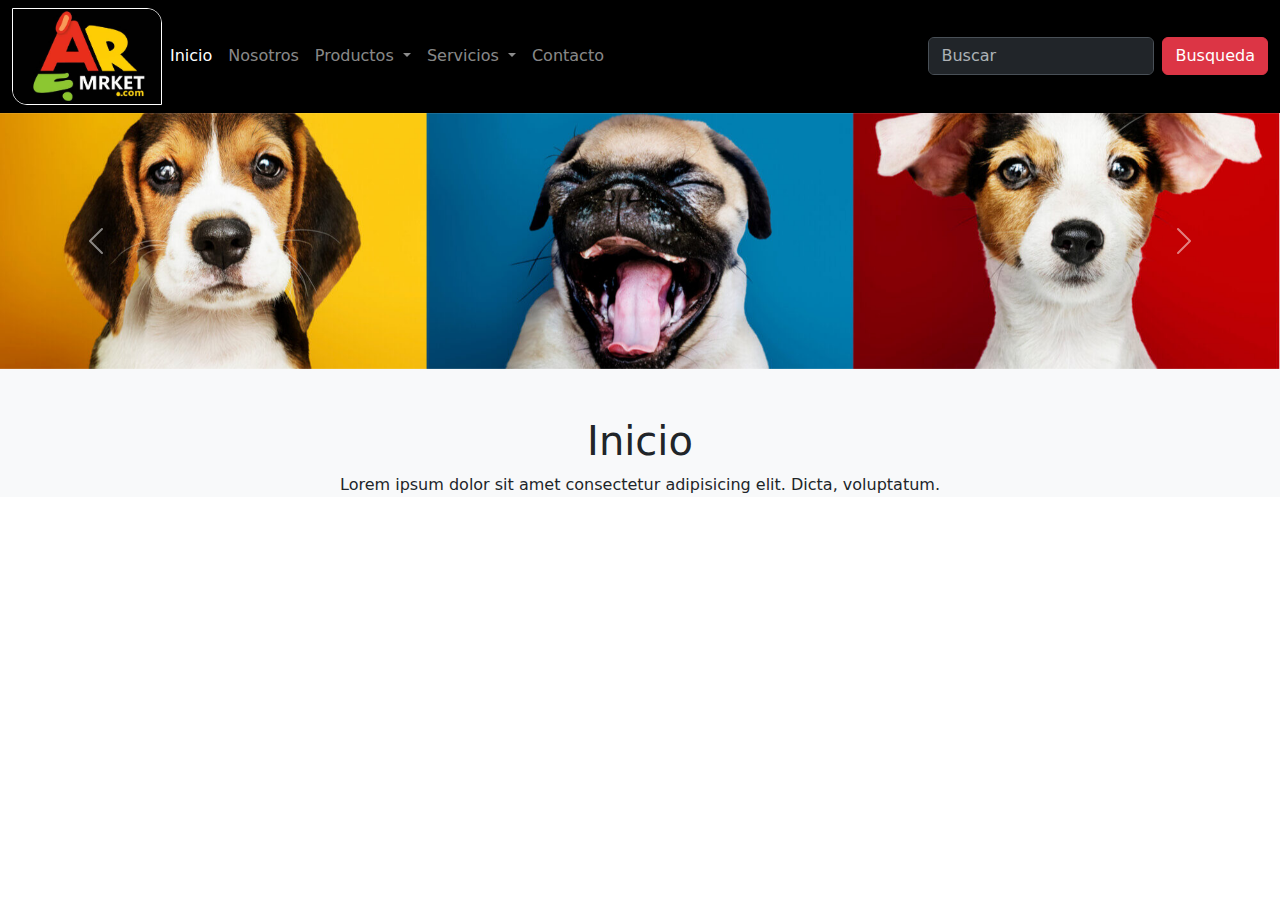
<file: index.html>
<!DOCTYPE html>
<html lang="es">
<head>
    <meta charset="UTF-8">
    <meta name="viewport" content="width=device-width, initial-scale=1.0">
    <title>Clase 4</title>
    <link rel="stylesheet" href="vendor/bootstrap-5.3.2/dist/css/bootstrap.css">
    <link rel="stylesheet" href="css/styles.css">
</head>
<body>
    <header>
        <nav class="navbar navbar-expand-lg bg-black" data-bs-theme="dark">
            <div class="container-fluid">
              <a href="#"><img src="img/logo (1).jpg" width="150px" style="border: 1px solid #fff; border-radius: 0px 15px 0px 15px;" alt="logo"></a>
              <button class="navbar-toggler" type="button" data-bs-toggle="collapse" data-bs-target="#navbarSupportedContent" aria-controls="navbarSupportedContent" aria-expanded="false" aria-label="Toggle navigation">
                <span class="navbar-toggler-icon"></span>
              </button>
              <div class="collapse navbar-collapse" id="navbarSupportedContent">
                <ul class="navbar-nav me-auto mb-2 mb-lg-0">
                  <li class="nav-item">
                    <a class="nav-link active" aria-current="page" href="index.html">Inicio</a>
                  </li>
                  <li class="nav-item">
                    <a class="nav-link" href="nosotros.html">Nosotros</a>
                  </li>
                  <li class="nav-item dropdown">
                    <a class="nav-link dropdown-toggle" href="#" role="button" data-bs-toggle="dropdown" aria-expanded="false">
                      Productos
                    </a>
                    <ul class="dropdown-menu">
                      <li><a class="dropdown-item" href="producto1.html">Producto 1</a></li>
                      <li><a class="dropdown-item" href="#">Producto 2</a></li>
                      <li><hr class="dropdown-divider"></li>
                      <li><a class="dropdown-item" href="#">Producto 3</a></li>
                    </ul>
                  </li>
                  <li class="nav-item dropdown">
                    <a class="nav-link dropdown-toggle" href="#" role="button" data-bs-toggle="dropdown" aria-expanded="false">
                      Servicios
                    </a>
                    <ul class="dropdown-menu">
                      <li><a class="dropdown-item" href="servicio1.html">Servicio 1</a></li>
                      <li><a class="dropdown-item" href="#">Servicio 2</a></li>
                      <li><hr class="dropdown-divider"></li>
                      <li><a class="dropdown-item" href="#">Servicio 3</a></li>
                    </ul>
                  </li>
                  <li class="nav-item">
                    <a class="nav-link" href="contacto.html">Contacto</a>
                  </li>
                </ul>
                <form class="d-flex" role="search">
                  <input class="form-control me-2 bg-dark" type="search" placeholder="Buscar" aria-label="Search">
                  <button class="btn btn-danger" type="submit">Busqueda</button>
                </form>
              </div>
            </div>
          </nav>
    </header>
    <main class="bg-light">
        <section id="carrusel">
            <div id="carouselExample" class="carousel slide">
                <div class="carousel-inner">
                  <div class="carousel-item active">
                    <img src="img/1.jpg" class="d-block w-100" alt="...">
                  </div>
                  <div class="carousel-item">
                    <img src="img/2.jpg" class="d-block w-100" alt="...">
                  </div>
                  <div class="carousel-item">
                    <img src="img/3.jpg" class="d-block w-100" alt="...">
                  </div>
                  <div class="carousel-item">
                    <img src="img/4.jpg" class="d-block w-100" alt="...">
                  </div>
                </div>
                <button class="carousel-control-prev" type="button" data-bs-target="#carouselExample" data-bs-slide="prev">
                  <span class="carousel-control-prev-icon" aria-hidden="true"></span>
                  <span class="visually-hidden">Previous</span>
                </button>
                <button class="carousel-control-next" type="button" data-bs-target="#carouselExample" data-bs-slide="next">
                  <span class="carousel-control-next-icon" aria-hidden="true"></span>
                  <span class="visually-hidden">Next</span>
                </button>
              </div>
        </section>
        <h1 class="text-center mt-5">Inicio</h1>
        <p class="text-center mb-5">Lorem ipsum dolor sit amet consectetur adipisicing elit. Dicta, voluptatum.</p>
    </main>
    <footer>

    </footer>
    <script src="vendor/bootstrap-5.3.2/dist/js/bootstrap.bundle.js"></script>
</body>
</html>
</file>
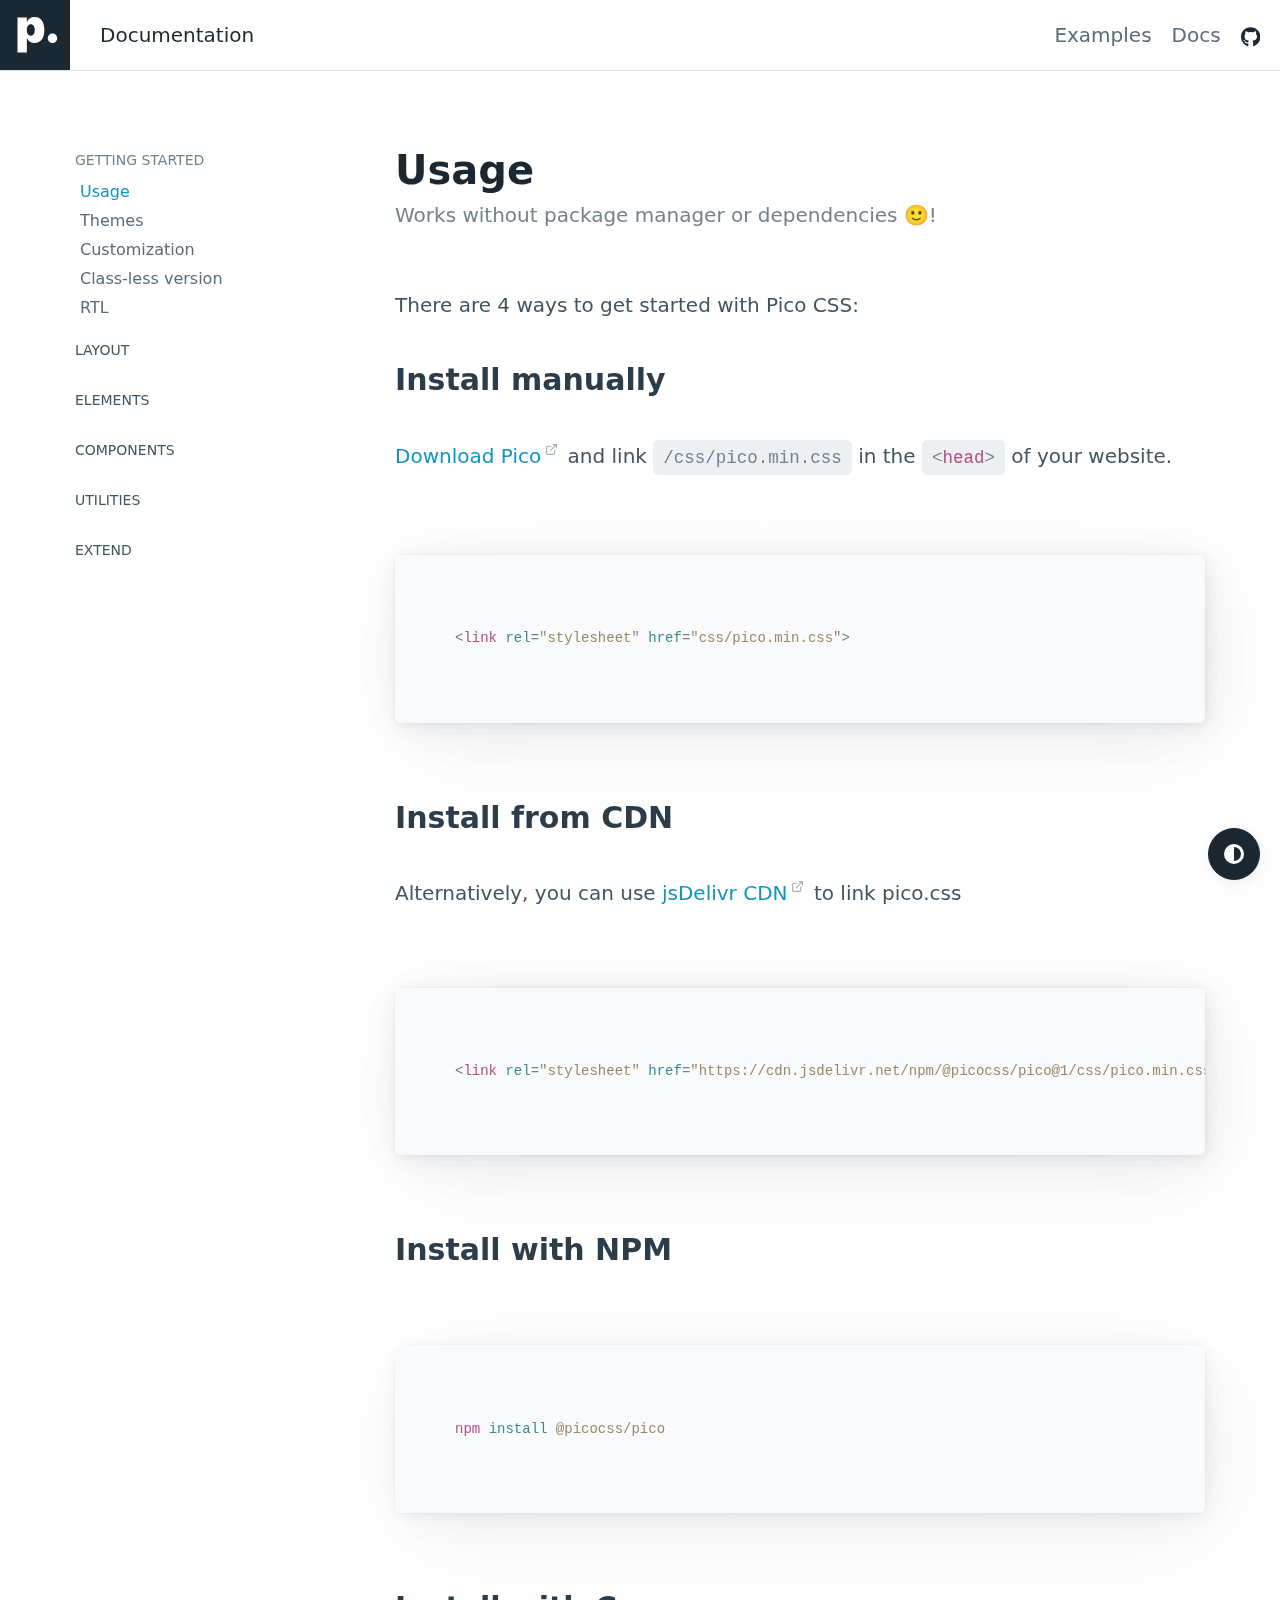
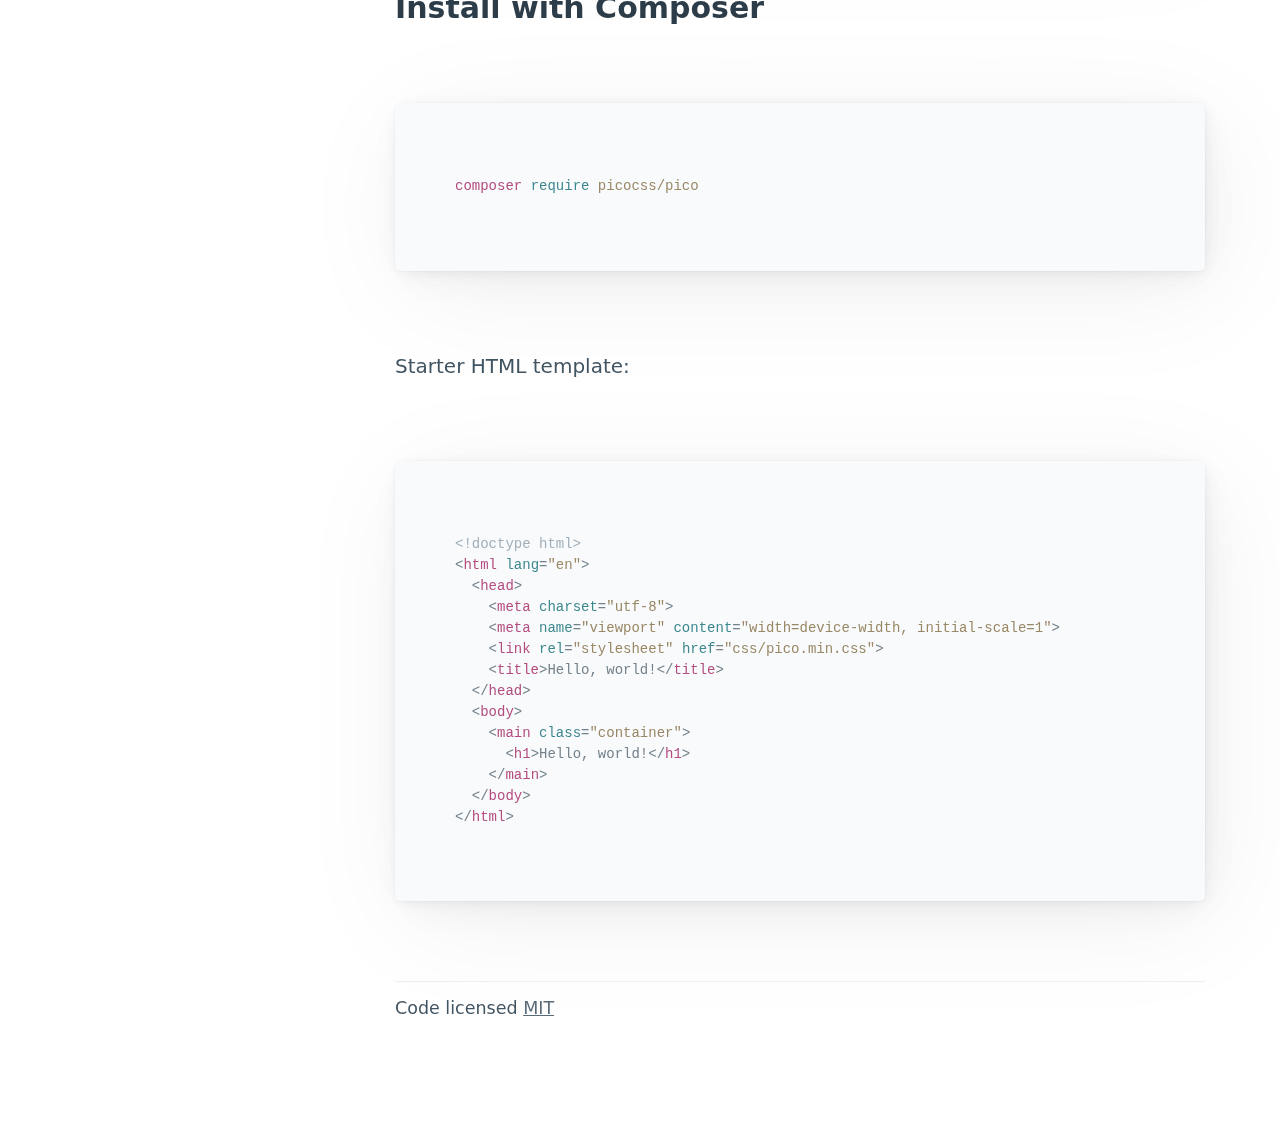
<file: vendor/pico/docs/index.html>
<!doctype html><html lang="en"><head><meta charset="utf-8"><meta name="viewport" content="width=device-width,initial-scale=1"><title>Documentation • Pico CSS</title><meta name="description" content="Pico works without package manager or dependencies! There are 4 ways to get started with Pico CSS: manually, from a CDN, with NPM, or with Composer."><link rel="shortcut icon" href="https://picocss.com/favicon.ico"><link rel="stylesheet" href="../css/pico.min.css"><link rel="stylesheet" href="css/pico.docs.min.css"><link rel="canonical" href="https://picocss.com/docs/"></head><body><nav class="container-fluid"><ul><li><a href="https://picocss.com" aria-label="Back home"><svg aria-hidden="true" focusable="false" role="img" xmlns="http://www.w3.org/2000/svg" viewBox="0 0 1000 1000" height="56px"><path fill="currentColor" d="M633.43 429.23c0 118.38-49.76 184.72-138.87 184.72-53 0-92.04-25.37-108.62-67.32h-2.6v203.12H250V249.7h133.67v64.72h2.28c17.24-43.9 55.3-69.92 107-69.92 90.4 0 140.48 66.02 140.48 184.73zm-136.6 0c0-49.76-22.1-81.96-56.9-81.96s-56.9 32.2-57.24 82.28c.33 50.4 22.1 81.63 57.24 81.63 35.12 0 56.9-31.87 56.9-81.95zM682.5 547.5c0-37.32 30.18-67.5 67.5-67.5s67.5 30.18 67.5 67.5S787.32 615 750 615s-67.5-30.18-67.5-67.5z"/></svg></a></li><li>Documentation</li></ul><ul><li><a href="https://github.com/picocss/examples" class="secondary">Examples</a></li><li><a href="./" class="secondary">Docs</a></li><li><a href="https://github.com/picocss/pico" class="contrast" aria-label="Pico GitHub repository"><svg aria-hidden="true" focusable="false" role="img" xmlns="http://www.w3.org/2000/svg" viewBox="0 0 496 512" height="16px"><path fill="currentColor" d="M165.9 397.4c0 2-2.3 3.6-5.2 3.6-3.3.3-5.6-1.3-5.6-3.6 0-2 2.3-3.6 5.2-3.6 3-.3 5.6 1.3 5.6 3.6zm-31.1-4.5c-.7 2 1.3 4.3 4.3 4.9 2.6 1 5.6 0 6.2-2s-1.3-4.3-4.3-5.2c-2.6-.7-5.5.3-6.2 2.3zm44.2-1.7c-2.9.7-4.9 2.6-4.6 4.9.3 2 2.9 3.3 5.9 2.6 2.9-.7 4.9-2.6 4.6-4.6-.3-1.9-3-3.2-5.9-2.9zM244.8 8C106.1 8 0 113.3 0 252c0 110.9 69.8 205.8 169.5 239.2 12.8 2.3 17.3-5.6 17.3-12.1 0-6.2-.3-40.4-.3-61.4 0 0-70 15-84.7-29.8 0 0-11.4-29.1-27.8-36.6 0 0-22.9-15.7 1.6-15.4 0 0 24.9 2 38.6 25.8 21.9 38.6 58.6 27.5 72.9 20.9 2.3-16 8.8-27.1 16-33.7-55.9-6.2-112.3-14.3-112.3-110.5 0-27.5 7.6-41.3 23.6-58.9-2.6-6.5-11.1-33.3 2.6-67.9 20.9-6.5 69 27 69 27 20-5.6 41.5-8.5 62.8-8.5s42.8 2.9 62.8 8.5c0 0 48.1-33.6 69-27 13.7 34.7 5.2 61.4 2.6 67.9 16 17.7 25.8 31.5 25.8 58.9 0 96.5-58.9 104.2-114.8 110.5 9.2 7.9 17 22.9 17 46.4 0 33.7-.3 75.4-.3 83.6 0 6.5 4.6 14.4 17.3 12.1C428.2 457.8 496 362.9 496 252 496 113.3 383.5 8 244.8 8zM97.2 352.9c-1.3 1-1 3.3.7 5.2 1.6 1.6 3.9 2.3 5.2 1 1.3-1 1-3.3-.7-5.2-1.6-1.6-3.9-2.3-5.2-1zm-10.8-8.1c-.7 1.3.3 2.9 2.3 3.9 1.6 1 3.6.7 4.3-.7.7-1.3-.3-2.9-2.3-3.9-2-.6-3.6-.3-4.3.7zm32.4 35.6c-1.6 1.3-1 4.3 1.3 6.2 2.3 2.3 5.2 2.6 6.5 1 1.3-1.3.7-4.3-1.3-6.2-2.2-2.3-5.2-2.6-6.5-1zm-11.4-14.7c-1.6 1-1.6 3.6 0 5.9 1.6 2.3 4.3 3.3 5.6 2.3 1.6-1.3 1.6-3.9 0-6.2-1.4-2.3-4-3.3-5.6-2z"></path></svg></a></li></ul></nav><main class="container" id="docs"><aside><nav class="closed-on-mobile"><a href="./" class="secondary" id="toggle-docs-navigation"><svg xmlns="http://www.w3.org/2000/svg" class="expand" fill="currentColor" viewBox="0 0 16 16" height="16px"><title>Expand</title><path fill-rule="evenodd" d="M1 8a.5.5 0 0 1 .5-.5h13a.5.5 0 0 1 0 1h-13A.5.5 0 0 1 1 8zM7.646.146a.5.5 0 0 1 .708 0l2 2a.5.5 0 0 1-.708.708L8.5 1.707V5.5a.5.5 0 0 1-1 0V1.707L6.354 2.854a.5.5 0 1 1-.708-.708l2-2zM8 10a.5.5 0 0 1 .5.5v3.793l1.146-1.147a.5.5 0 0 1 .708.708l-2 2a.5.5 0 0 1-.708 0l-2-2a.5.5 0 0 1 .708-.708L7.5 14.293V10.5A.5.5 0 0 1 8 10z"></path></svg> <svg xmlns="http://www.w3.org/2000/svg" class="collapse" fill="currentColor" viewBox="0 0 16 16" height="16px"><title>Collapse</title><path fill-rule="evenodd" d="M1 8a.5.5 0 0 1 .5-.5h13a.5.5 0 0 1 0 1h-13A.5.5 0 0 1 1 8zm7-8a.5.5 0 0 1 .5.5v3.793l1.146-1.147a.5.5 0 0 1 .708.708l-2 2a.5.5 0 0 1-.708 0l-2-2a.5.5 0 1 1 .708-.708L7.5 4.293V.5A.5.5 0 0 1 8 0zm-.5 11.707l-1.146 1.147a.5.5 0 0 1-.708-.708l2-2a.5.5 0 0 1 .708 0l2 2a.5.5 0 0 1-.708.708L8.5 11.707V15.5a.5.5 0 0 1-1 0v-3.793z"></path></svg> Table of contents</a><details><summary>Getting started</summary><ul><li><a href="./" id="start-link" class="secondary">Usage</a></li><li><a href="./themes.html" id="themes-link" class="secondary">Themes</a></li><li><a href="./customization.html" id="customization-link" class="secondary">Customization</a></li><li><a href="./classless.html" id="classless-link" class="secondary">Class-less version</a></li><li><a href="./rtl.html" id="rtl-link" class="secondary">RTL</a></li></ul></details><details><summary>Layout</summary><ul><li><a href="./containers.html" id="containers-link" class="secondary">Containers</a></li><li><a href="./grid.html" id="grid-link" class="secondary">Grid</a></li><li><a href="./scroller.html" id="scroller-link" class="secondary">Horizontal scroller</a></li></ul></details><details><summary>Elements</summary><ul><li><a href="./typography.html" id="typography-link" class="secondary">Typography</a></li><li><a href="./buttons.html" id="buttons-link" class="secondary">Buttons</a></li><li><a href="./forms.html" id="forms-link" class="secondary">Forms</a></li><li><a href="./tables.html" id="tables-link" class="secondary">Tables</a></li></ul></details><details><summary>Components</summary><ul><li><a href="./accordions.html" id="accordions-link" class="secondary">Accordions</a></li><li><a href="./cards.html" id="cards-link" class="secondary">Cards</a></li><li><a href="./dropdowns.html" id="dropdowns-link" class="secondary">Dropdowns</a></li><li><a href="./modal.html" id="modal-link" class="secondary">Modal</a></li><li><a href="./navs.html" id="navs-link" class="secondary">Navs</a></li><li><a href="./progress.html" id="progress-link" class="secondary">Progress</a></li></ul></details><details><summary>Utilities</summary><ul><li><a href="./loading.html" id="loading-link" class="secondary">Loading</a></li><li><a href="./tooltips.html" id="tooltips-link" class="secondary">Tooltips</a></li></ul></details><details><summary>Extend</summary><ul><li><a href="./we-love-classes.html" id="we-love-classes-link" class="secondary">We love .classes</a></li></ul></details></nav><script>const activeLink=document.querySelector("aside a#start-link"),parentAccordion=activeLink.closest("details");activeLink.setAttribute("aria-current","page"),parentAccordion.setAttribute("open","true")</script></aside><div role="document"><section id="start"><hgroup><h1>Usage</h1><h2>Works without package manager or dependencies 🙂!</h2></hgroup><p>There are 4 ways to get started with Pico CSS:</p><h3>Install manually</h3><p><a href="https://github.com/picocss/pico/archive/refs/tags/v1.5.11.zip">Download Pico</a> and link <code>/css/pico.min.css</code> in the <code>&lt;<b>head</b>&gt;</code> of your website.</p><pre><code>&lt;<b>link</b> <i>rel</i>=<u>"stylesheet"</u> <i>href</i>=<u>"css/pico.min.css"</u>&gt;</code></pre><h3>Install from CDN</h3><p>Alternatively, you can use <a href="https://www.jsdelivr.com/package/npm/@picocss/pico">jsDelivr CDN</a> to link pico.css</p><pre><code>&lt;<b>link</b> <i>rel</i>=<u>"stylesheet"</u> <i>href</i>=<u>"https://cdn.jsdelivr.net/npm/@picocss/pico@1/css/pico.min.css"</u>&gt;</code></pre><h3>Install with NPM</h3><pre><code><b>npm</b> <i>install</i> <u>@picocss/pico</u></code></pre><h3>Install with Composer</h3><pre><code><b>composer</b> <i>require</i> <u>picocss/pico</u></code></pre><p>Starter HTML template:</p><pre><code><em>&lt;!doctype html&gt;</em>
&lt;<b>html</b> <i>lang</i>=<u>"en"</u>&gt;
  &lt;<b>head</b>&gt;
    &lt;<b>meta</b> <i>charset</i>=<u>"utf-8"</u>&gt;
    &lt;<b>meta</b> <i>name</i>=<u>"viewport"</u> <i>content</i>=<u>"width=device-width, initial-scale=1"</u>&gt;
    &lt;<b>link</b> <i>rel</i>=<u>"stylesheet"</u> <i>href</i>=<u>"css/pico.min.css"</u>&gt;
    &lt;<b>title</b>>Hello, world!&lt;/<b>title</b>&gt;
  &lt;/<b>head</b>&gt;
  &lt;<b>body</b>&gt;
    &lt;<b>main</b> <i>class</i>=<u>"container"</u>&gt;
      &lt;<b>h1</b>&gt;Hello, world!&lt;/<b>h1</b>&gt;
    &lt;/<b>main</b>&gt;
  &lt;/<b>body</b>&gt;
&lt;/<b>html</b>&gt;</code></pre></section><footer><hr><p><small>Code licensed <a href="https://github.com/picocss/pico/blob/master/LICENSE.md" class="secondary">MIT</a></small></p></footer></div></main><script src="js/commons.min.js"></script></body></html>
</file>
<file: css/styles.css>
.bg-morado{
    background-color: #6c5ce7;
}
</file>
<file: vendor/pico/css/pico.min.css>
@charset "UTF-8";/*!
 * Pico CSS v1.5.11 (https://picocss.com)
 * Copyright 2019-2023 - Licensed under MIT
 */:root{--font-family:system-ui,-apple-system,"Segoe UI","Roboto","Ubuntu","Cantarell","Noto Sans",sans-serif,"Apple Color Emoji","Segoe UI Emoji","Segoe UI Symbol","Noto Color Emoji";--line-height:1.5;--font-weight:400;--font-size:16px;--border-radius:0.25rem;--border-width:1px;--outline-width:3px;--spacing:1rem;--typography-spacing-vertical:1.5rem;--block-spacing-vertical:calc(var(--spacing) * 2);--block-spacing-horizontal:var(--spacing);--grid-spacing-vertical:0;--grid-spacing-horizontal:var(--spacing);--form-element-spacing-vertical:0.75rem;--form-element-spacing-horizontal:1rem;--nav-element-spacing-vertical:1rem;--nav-element-spacing-horizontal:0.5rem;--nav-link-spacing-vertical:0.5rem;--nav-link-spacing-horizontal:0.5rem;--form-label-font-weight:var(--font-weight);--transition:0.2s ease-in-out;--modal-overlay-backdrop-filter:blur(0.25rem)}@media (min-width:576px){:root{--font-size:17px}}@media (min-width:768px){:root{--font-size:18px}}@media (min-width:992px){:root{--font-size:19px}}@media (min-width:1200px){:root{--font-size:20px}}@media (min-width:576px){body>footer,body>header,body>main,section{--block-spacing-vertical:calc(var(--spacing) * 2.5)}}@media (min-width:768px){body>footer,body>header,body>main,section{--block-spacing-vertical:calc(var(--spacing) * 3)}}@media (min-width:992px){body>footer,body>header,body>main,section{--block-spacing-vertical:calc(var(--spacing) * 3.5)}}@media (min-width:1200px){body>footer,body>header,body>main,section{--block-spacing-vertical:calc(var(--spacing) * 4)}}@media (min-width:576px){article{--block-spacing-horizontal:calc(var(--spacing) * 1.25)}}@media (min-width:768px){article{--block-spacing-horizontal:calc(var(--spacing) * 1.5)}}@media (min-width:992px){article{--block-spacing-horizontal:calc(var(--spacing) * 1.75)}}@media (min-width:1200px){article{--block-spacing-horizontal:calc(var(--spacing) * 2)}}dialog>article{--block-spacing-vertical:calc(var(--spacing) * 2);--block-spacing-horizontal:var(--spacing)}@media (min-width:576px){dialog>article{--block-spacing-vertical:calc(var(--spacing) * 2.5);--block-spacing-horizontal:calc(var(--spacing) * 1.25)}}@media (min-width:768px){dialog>article{--block-spacing-vertical:calc(var(--spacing) * 3);--block-spacing-horizontal:calc(var(--spacing) * 1.5)}}a{--text-decoration:none}a.contrast,a.secondary{--text-decoration:underline}small{--font-size:0.875em}h1,h2,h3,h4,h5,h6{--font-weight:700}h1{--font-size:2rem;--typography-spacing-vertical:3rem}h2{--font-size:1.75rem;--typography-spacing-vertical:2.625rem}h3{--font-size:1.5rem;--typography-spacing-vertical:2.25rem}h4{--font-size:1.25rem;--typography-spacing-vertical:1.874rem}h5{--font-size:1.125rem;--typography-spacing-vertical:1.6875rem}[type=checkbox],[type=radio]{--border-width:2px}[type=checkbox][role=switch]{--border-width:3px}tfoot td,tfoot th,thead td,thead th{--border-width:3px}:not(thead,tfoot)>*>td{--font-size:0.875em}code,kbd,pre,samp{--font-family:"Menlo","Consolas","Roboto Mono","Ubuntu Monospace","Noto Mono","Oxygen Mono","Liberation Mono",monospace,"Apple Color Emoji","Segoe UI Emoji","Segoe UI Symbol","Noto Color Emoji"}kbd{--font-weight:bolder}:root:not([data-theme=dark]),[data-theme=light]{--background-color:#fff;--color:hsl(205, 20%, 32%);--h1-color:hsl(205, 30%, 15%);--h2-color:#24333e;--h3-color:hsl(205, 25%, 23%);--h4-color:#374956;--h5-color:hsl(205, 20%, 32%);--h6-color:#4d606d;--muted-color:hsl(205, 10%, 50%);--muted-border-color:hsl(205, 20%, 94%);--primary:hsl(195, 85%, 41%);--primary-hover:hsl(195, 90%, 32%);--primary-focus:rgba(16, 149, 193, 0.125);--primary-inverse:#fff;--secondary:hsl(205, 15%, 41%);--secondary-hover:hsl(205, 20%, 32%);--secondary-focus:rgba(89, 107, 120, 0.125);--secondary-inverse:#fff;--contrast:hsl(205, 30%, 15%);--contrast-hover:#000;--contrast-focus:rgba(89, 107, 120, 0.125);--contrast-inverse:#fff;--mark-background-color:#fff2ca;--mark-color:#543a26;--ins-color:#388e3c;--del-color:#c62828;--blockquote-border-color:var(--muted-border-color);--blockquote-footer-color:var(--muted-color);--button-box-shadow:0 0 0 rgba(0, 0, 0, 0);--button-hover-box-shadow:0 0 0 rgba(0, 0, 0, 0);--form-element-background-color:transparent;--form-element-border-color:hsl(205, 14%, 68%);--form-element-color:var(--color);--form-element-placeholder-color:var(--muted-color);--form-element-active-background-color:transparent;--form-element-active-border-color:var(--primary);--form-element-focus-color:var(--primary-focus);--form-element-disabled-background-color:hsl(205, 18%, 86%);--form-element-disabled-border-color:hsl(205, 14%, 68%);--form-element-disabled-opacity:0.5;--form-element-invalid-border-color:#c62828;--form-element-invalid-active-border-color:#d32f2f;--form-element-invalid-focus-color:rgba(211, 47, 47, 0.125);--form-element-valid-border-color:#388e3c;--form-element-valid-active-border-color:#43a047;--form-element-valid-focus-color:rgba(67, 160, 71, 0.125);--switch-background-color:hsl(205, 16%, 77%);--switch-color:var(--primary-inverse);--switch-checked-background-color:var(--primary);--range-border-color:hsl(205, 18%, 86%);--range-active-border-color:hsl(205, 16%, 77%);--range-thumb-border-color:var(--background-color);--range-thumb-color:var(--secondary);--range-thumb-hover-color:var(--secondary-hover);--range-thumb-active-color:var(--primary);--table-border-color:var(--muted-border-color);--table-row-stripped-background-color:#f6f8f9;--code-background-color:hsl(205, 20%, 94%);--code-color:var(--muted-color);--code-kbd-background-color:var(--contrast);--code-kbd-color:var(--contrast-inverse);--code-tag-color:hsl(330, 40%, 50%);--code-property-color:hsl(185, 40%, 40%);--code-value-color:hsl(40, 20%, 50%);--code-comment-color:hsl(205, 14%, 68%);--accordion-border-color:var(--muted-border-color);--accordion-close-summary-color:var(--color);--accordion-open-summary-color:var(--muted-color);--card-background-color:var(--background-color);--card-border-color:var(--muted-border-color);--card-box-shadow:0.0145rem 0.029rem 0.174rem rgba(27, 40, 50, 0.01698),0.0335rem 0.067rem 0.402rem rgba(27, 40, 50, 0.024),0.0625rem 0.125rem 0.75rem rgba(27, 40, 50, 0.03),0.1125rem 0.225rem 1.35rem rgba(27, 40, 50, 0.036),0.2085rem 0.417rem 2.502rem rgba(27, 40, 50, 0.04302),0.5rem 1rem 6rem rgba(27, 40, 50, 0.06),0 0 0 0.0625rem rgba(27, 40, 50, 0.015);--card-sectionning-background-color:#fbfbfc;--dropdown-background-color:#fbfbfc;--dropdown-border-color:#e1e6eb;--dropdown-box-shadow:var(--card-box-shadow);--dropdown-color:var(--color);--dropdown-hover-background-color:hsl(205, 20%, 94%);--modal-overlay-background-color:rgba(213, 220, 226, 0.7);--progress-background-color:hsl(205, 18%, 86%);--progress-color:var(--primary);--loading-spinner-opacity:0.5;--tooltip-background-color:var(--contrast);--tooltip-color:var(--contrast-inverse);--icon-checkbox:url("data:image/svg+xml,%3Csvg xmlns='http://www.w3.org/2000/svg' width='24' height='24' viewBox='0 0 24 24' fill='none' stroke='rgb(255, 255, 255)' stroke-width='4' stroke-linecap='round' stroke-linejoin='round'%3E%3Cpolyline points='20 6 9 17 4 12'%3E%3C/polyline%3E%3C/svg%3E");--icon-chevron:url("data:image/svg+xml,%3Csvg xmlns='http://www.w3.org/2000/svg' width='24' height='24' viewBox='0 0 24 24' fill='none' stroke='rgb(65, 84, 98)' stroke-width='2' stroke-linecap='round' stroke-linejoin='round'%3E%3Cpolyline points='6 9 12 15 18 9'%3E%3C/polyline%3E%3C/svg%3E");--icon-chevron-button:url("data:image/svg+xml,%3Csvg xmlns='http://www.w3.org/2000/svg' width='24' height='24' viewBox='0 0 24 24' fill='none' stroke='rgb(255, 255, 255)' stroke-width='2' stroke-linecap='round' stroke-linejoin='round'%3E%3Cpolyline points='6 9 12 15 18 9'%3E%3C/polyline%3E%3C/svg%3E");--icon-chevron-button-inverse:url("data:image/svg+xml,%3Csvg xmlns='http://www.w3.org/2000/svg' width='24' height='24' viewBox='0 0 24 24' fill='none' stroke='rgb(255, 255, 255)' stroke-width='2' stroke-linecap='round' stroke-linejoin='round'%3E%3Cpolyline points='6 9 12 15 18 9'%3E%3C/polyline%3E%3C/svg%3E");--icon-close:url("data:image/svg+xml,%3Csvg xmlns='http://www.w3.org/2000/svg' width='24' height='24' viewBox='0 0 24 24' fill='none' stroke='rgb(115, 130, 140)' stroke-width='4' stroke-linecap='round' stroke-linejoin='round'%3E%3Cline x1='18' y1='6' x2='6' y2='18'%3E%3C/line%3E%3Cline x1='6' y1='6' x2='18' y2='18'%3E%3C/line%3E%3C/svg%3E");--icon-date:url("data:image/svg+xml,%3Csvg xmlns='http://www.w3.org/2000/svg' width='24' height='24' viewBox='0 0 24 24' fill='none' stroke='rgb(65, 84, 98)' stroke-width='2' stroke-linecap='round' stroke-linejoin='round'%3E%3Crect x='3' y='4' width='18' height='18' rx='2' ry='2'%3E%3C/rect%3E%3Cline x1='16' y1='2' x2='16' y2='6'%3E%3C/line%3E%3Cline x1='8' y1='2' x2='8' y2='6'%3E%3C/line%3E%3Cline x1='3' y1='10' x2='21' y2='10'%3E%3C/line%3E%3C/svg%3E");--icon-invalid:url("data:image/svg+xml,%3Csvg xmlns='http://www.w3.org/2000/svg' width='24' height='24' viewBox='0 0 24 24' fill='none' stroke='rgb(198, 40, 40)' stroke-width='2' stroke-linecap='round' stroke-linejoin='round'%3E%3Ccircle cx='12' cy='12' r='10'%3E%3C/circle%3E%3Cline x1='12' y1='8' x2='12' y2='12'%3E%3C/line%3E%3Cline x1='12' y1='16' x2='12.01' y2='16'%3E%3C/line%3E%3C/svg%3E");--icon-minus:url("data:image/svg+xml,%3Csvg xmlns='http://www.w3.org/2000/svg' width='24' height='24' viewBox='0 0 24 24' fill='none' stroke='rgb(255, 255, 255)' stroke-width='4' stroke-linecap='round' stroke-linejoin='round'%3E%3Cline x1='5' y1='12' x2='19' y2='12'%3E%3C/line%3E%3C/svg%3E");--icon-search:url("data:image/svg+xml,%3Csvg xmlns='http://www.w3.org/2000/svg' width='24' height='24' viewBox='0 0 24 24' fill='none' stroke='rgb(65, 84, 98)' stroke-width='2' stroke-linecap='round' stroke-linejoin='round'%3E%3Ccircle cx='11' cy='11' r='8'%3E%3C/circle%3E%3Cline x1='21' y1='21' x2='16.65' y2='16.65'%3E%3C/line%3E%3C/svg%3E");--icon-time:url("data:image/svg+xml,%3Csvg xmlns='http://www.w3.org/2000/svg' width='24' height='24' viewBox='0 0 24 24' fill='none' stroke='rgb(65, 84, 98)' stroke-width='2' stroke-linecap='round' stroke-linejoin='round'%3E%3Ccircle cx='12' cy='12' r='10'%3E%3C/circle%3E%3Cpolyline points='12 6 12 12 16 14'%3E%3C/polyline%3E%3C/svg%3E");--icon-valid:url("data:image/svg+xml,%3Csvg xmlns='http://www.w3.org/2000/svg' width='24' height='24' viewBox='0 0 24 24' fill='none' stroke='rgb(56, 142, 60)' stroke-width='3' stroke-linecap='round' stroke-linejoin='round'%3E%3Cpolyline points='20 6 9 17 4 12'%3E%3C/polyline%3E%3C/svg%3E");color-scheme:light}@media only screen and (prefers-color-scheme:dark){:root:not([data-theme]){--background-color:#11191f;--color:hsl(205, 16%, 77%);--h1-color:hsl(205, 20%, 94%);--h2-color:#e1e6eb;--h3-color:hsl(205, 18%, 86%);--h4-color:#c8d1d8;--h5-color:hsl(205, 16%, 77%);--h6-color:#afbbc4;--muted-color:hsl(205, 10%, 50%);--muted-border-color:#1f2d38;--primary:hsl(195, 85%, 41%);--primary-hover:hsl(195, 80%, 50%);--primary-focus:rgba(16, 149, 193, 0.25);--primary-inverse:#fff;--secondary:hsl(205, 15%, 41%);--secondary-hover:hsl(205, 10%, 50%);--secondary-focus:rgba(115, 130, 140, 0.25);--secondary-inverse:#fff;--contrast:hsl(205, 20%, 94%);--contrast-hover:#fff;--contrast-focus:rgba(115, 130, 140, 0.25);--contrast-inverse:#000;--mark-background-color:#d1c284;--mark-color:#11191f;--ins-color:#388e3c;--del-color:#c62828;--blockquote-border-color:var(--muted-border-color);--blockquote-footer-color:var(--muted-color);--button-box-shadow:0 0 0 rgba(0, 0, 0, 0);--button-hover-box-shadow:0 0 0 rgba(0, 0, 0, 0);--form-element-background-color:#11191f;--form-element-border-color:#374956;--form-element-color:var(--color);--form-element-placeholder-color:var(--muted-color);--form-element-active-background-color:var(--form-element-background-color);--form-element-active-border-color:var(--primary);--form-element-focus-color:var(--primary-focus);--form-element-disabled-background-color:hsl(205, 25%, 23%);--form-element-disabled-border-color:hsl(205, 20%, 32%);--form-element-disabled-opacity:0.5;--form-element-invalid-border-color:#b71c1c;--form-element-invalid-active-border-color:#c62828;--form-element-invalid-focus-color:rgba(198, 40, 40, 0.25);--form-element-valid-border-color:#2e7d32;--form-element-valid-active-border-color:#388e3c;--form-element-valid-focus-color:rgba(56, 142, 60, 0.25);--switch-background-color:#374956;--switch-color:var(--primary-inverse);--switch-checked-background-color:var(--primary);--range-border-color:#24333e;--range-active-border-color:hsl(205, 25%, 23%);--range-thumb-border-color:var(--background-color);--range-thumb-color:var(--secondary);--range-thumb-hover-color:var(--secondary-hover);--range-thumb-active-color:var(--primary);--table-border-color:var(--muted-border-color);--table-row-stripped-background-color:rgba(115, 130, 140, 0.05);--code-background-color:#18232c;--code-color:var(--muted-color);--code-kbd-background-color:var(--contrast);--code-kbd-color:var(--contrast-inverse);--code-tag-color:hsl(330, 30%, 50%);--code-property-color:hsl(185, 30%, 50%);--code-value-color:hsl(40, 10%, 50%);--code-comment-color:#4d606d;--accordion-border-color:var(--muted-border-color);--accordion-active-summary-color:var(--primary);--accordion-close-summary-color:var(--color);--accordion-open-summary-color:var(--muted-color);--card-background-color:#141e26;--card-border-color:var(--card-background-color);--card-box-shadow:0.0145rem 0.029rem 0.174rem rgba(0, 0, 0, 0.01698),0.0335rem 0.067rem 0.402rem rgba(0, 0, 0, 0.024),0.0625rem 0.125rem 0.75rem rgba(0, 0, 0, 0.03),0.1125rem 0.225rem 1.35rem rgba(0, 0, 0, 0.036),0.2085rem 0.417rem 2.502rem rgba(0, 0, 0, 0.04302),0.5rem 1rem 6rem rgba(0, 0, 0, 0.06),0 0 0 0.0625rem rgba(0, 0, 0, 0.015);--card-sectionning-background-color:#18232c;--dropdown-background-color:hsl(205, 30%, 15%);--dropdown-border-color:#24333e;--dropdown-box-shadow:var(--card-box-shadow);--dropdown-color:var(--color);--dropdown-hover-background-color:rgba(36, 51, 62, 0.75);--modal-overlay-background-color:rgba(36, 51, 62, 0.8);--progress-background-color:#24333e;--progress-color:var(--primary);--loading-spinner-opacity:0.5;--tooltip-background-color:var(--contrast);--tooltip-color:var(--contrast-inverse);--icon-checkbox:url("data:image/svg+xml,%3Csvg xmlns='http://www.w3.org/2000/svg' width='24' height='24' viewBox='0 0 24 24' fill='none' stroke='rgb(255, 255, 255)' stroke-width='4' stroke-linecap='round' stroke-linejoin='round'%3E%3Cpolyline points='20 6 9 17 4 12'%3E%3C/polyline%3E%3C/svg%3E");--icon-chevron:url("data:image/svg+xml,%3Csvg xmlns='http://www.w3.org/2000/svg' width='24' height='24' viewBox='0 0 24 24' fill='none' stroke='rgb(162, 175, 185)' stroke-width='2' stroke-linecap='round' stroke-linejoin='round'%3E%3Cpolyline points='6 9 12 15 18 9'%3E%3C/polyline%3E%3C/svg%3E");--icon-chevron-button:url("data:image/svg+xml,%3Csvg xmlns='http://www.w3.org/2000/svg' width='24' height='24' viewBox='0 0 24 24' fill='none' stroke='rgb(255, 255, 255)' stroke-width='2' stroke-linecap='round' stroke-linejoin='round'%3E%3Cpolyline points='6 9 12 15 18 9'%3E%3C/polyline%3E%3C/svg%3E");--icon-chevron-button-inverse:url("data:image/svg+xml,%3Csvg xmlns='http://www.w3.org/2000/svg' width='24' height='24' viewBox='0 0 24 24' fill='none' stroke='rgb(0, 0, 0)' stroke-width='2' stroke-linecap='round' stroke-linejoin='round'%3E%3Cpolyline points='6 9 12 15 18 9'%3E%3C/polyline%3E%3C/svg%3E");--icon-close:url("data:image/svg+xml,%3Csvg xmlns='http://www.w3.org/2000/svg' width='24' height='24' viewBox='0 0 24 24' fill='none' stroke='rgb(115, 130, 140)' stroke-width='4' stroke-linecap='round' stroke-linejoin='round'%3E%3Cline x1='18' y1='6' x2='6' y2='18'%3E%3C/line%3E%3Cline x1='6' y1='6' x2='18' y2='18'%3E%3C/line%3E%3C/svg%3E");--icon-date:url("data:image/svg+xml,%3Csvg xmlns='http://www.w3.org/2000/svg' width='24' height='24' viewBox='0 0 24 24' fill='none' stroke='rgb(162, 175, 185)' stroke-width='2' stroke-linecap='round' stroke-linejoin='round'%3E%3Crect x='3' y='4' width='18' height='18' rx='2' ry='2'%3E%3C/rect%3E%3Cline x1='16' y1='2' x2='16' y2='6'%3E%3C/line%3E%3Cline x1='8' y1='2' x2='8' y2='6'%3E%3C/line%3E%3Cline x1='3' y1='10' x2='21' y2='10'%3E%3C/line%3E%3C/svg%3E");--icon-invalid:url("data:image/svg+xml,%3Csvg xmlns='http://www.w3.org/2000/svg' width='24' height='24' viewBox='0 0 24 24' fill='none' stroke='rgb(183, 28, 28)' stroke-width='2' stroke-linecap='round' stroke-linejoin='round'%3E%3Ccircle cx='12' cy='12' r='10'%3E%3C/circle%3E%3Cline x1='12' y1='8' x2='12' y2='12'%3E%3C/line%3E%3Cline x1='12' y1='16' x2='12.01' y2='16'%3E%3C/line%3E%3C/svg%3E");--icon-minus:url("data:image/svg+xml,%3Csvg xmlns='http://www.w3.org/2000/svg' width='24' height='24' viewBox='0 0 24 24' fill='none' stroke='rgb(255, 255, 255)' stroke-width='4' stroke-linecap='round' stroke-linejoin='round'%3E%3Cline x1='5' y1='12' x2='19' y2='12'%3E%3C/line%3E%3C/svg%3E");--icon-search:url("data:image/svg+xml,%3Csvg xmlns='http://www.w3.org/2000/svg' width='24' height='24' viewBox='0 0 24 24' fill='none' stroke='rgb(162, 175, 185)' stroke-width='2' stroke-linecap='round' stroke-linejoin='round'%3E%3Ccircle cx='11' cy='11' r='8'%3E%3C/circle%3E%3Cline x1='21' y1='21' x2='16.65' y2='16.65'%3E%3C/line%3E%3C/svg%3E");--icon-time:url("data:image/svg+xml,%3Csvg xmlns='http://www.w3.org/2000/svg' width='24' height='24' viewBox='0 0 24 24' fill='none' stroke='rgb(162, 175, 185)' stroke-width='2' stroke-linecap='round' stroke-linejoin='round'%3E%3Ccircle cx='12' cy='12' r='10'%3E%3C/circle%3E%3Cpolyline points='12 6 12 12 16 14'%3E%3C/polyline%3E%3C/svg%3E");--icon-valid:url("data:image/svg+xml,%3Csvg xmlns='http://www.w3.org/2000/svg' width='24' height='24' viewBox='0 0 24 24' fill='none' stroke='rgb(46, 125, 50)' stroke-width='3' stroke-linecap='round' stroke-linejoin='round'%3E%3Cpolyline points='20 6 9 17 4 12'%3E%3C/polyline%3E%3C/svg%3E");color-scheme:dark}}[data-theme=dark]{--background-color:#11191f;--color:hsl(205, 16%, 77%);--h1-color:hsl(205, 20%, 94%);--h2-color:#e1e6eb;--h3-color:hsl(205, 18%, 86%);--h4-color:#c8d1d8;--h5-color:hsl(205, 16%, 77%);--h6-color:#afbbc4;--muted-color:hsl(205, 10%, 50%);--muted-border-color:#1f2d38;--primary:hsl(195, 85%, 41%);--primary-hover:hsl(195, 80%, 50%);--primary-focus:rgba(16, 149, 193, 0.25);--primary-inverse:#fff;--secondary:hsl(205, 15%, 41%);--secondary-hover:hsl(205, 10%, 50%);--secondary-focus:rgba(115, 130, 140, 0.25);--secondary-inverse:#fff;--contrast:hsl(205, 20%, 94%);--contrast-hover:#fff;--contrast-focus:rgba(115, 130, 140, 0.25);--contrast-inverse:#000;--mark-background-color:#d1c284;--mark-color:#11191f;--ins-color:#388e3c;--del-color:#c62828;--blockquote-border-color:var(--muted-border-color);--blockquote-footer-color:var(--muted-color);--button-box-shadow:0 0 0 rgba(0, 0, 0, 0);--button-hover-box-shadow:0 0 0 rgba(0, 0, 0, 0);--form-element-background-color:#11191f;--form-element-border-color:#374956;--form-element-color:var(--color);--form-element-placeholder-color:var(--muted-color);--form-element-active-background-color:var(--form-element-background-color);--form-element-active-border-color:var(--primary);--form-element-focus-color:var(--primary-focus);--form-element-disabled-background-color:hsl(205, 25%, 23%);--form-element-disabled-border-color:hsl(205, 20%, 32%);--form-element-disabled-opacity:0.5;--form-element-invalid-border-color:#b71c1c;--form-element-invalid-active-border-color:#c62828;--form-element-invalid-focus-color:rgba(198, 40, 40, 0.25);--form-element-valid-border-color:#2e7d32;--form-element-valid-active-border-color:#388e3c;--form-element-valid-focus-color:rgba(56, 142, 60, 0.25);--switch-background-color:#374956;--switch-color:var(--primary-inverse);--switch-checked-background-color:var(--primary);--range-border-color:#24333e;--range-active-border-color:hsl(205, 25%, 23%);--range-thumb-border-color:var(--background-color);--range-thumb-color:var(--secondary);--range-thumb-hover-color:var(--secondary-hover);--range-thumb-active-color:var(--primary);--table-border-color:var(--muted-border-color);--table-row-stripped-background-color:rgba(115, 130, 140, 0.05);--code-background-color:#18232c;--code-color:var(--muted-color);--code-kbd-background-color:var(--contrast);--code-kbd-color:var(--contrast-inverse);--code-tag-color:hsl(330, 30%, 50%);--code-property-color:hsl(185, 30%, 50%);--code-value-color:hsl(40, 10%, 50%);--code-comment-color:#4d606d;--accordion-border-color:var(--muted-border-color);--accordion-active-summary-color:var(--primary);--accordion-close-summary-color:var(--color);--accordion-open-summary-color:var(--muted-color);--card-background-color:#141e26;--card-border-color:var(--card-background-color);--card-box-shadow:0.0145rem 0.029rem 0.174rem rgba(0, 0, 0, 0.01698),0.0335rem 0.067rem 0.402rem rgba(0, 0, 0, 0.024),0.0625rem 0.125rem 0.75rem rgba(0, 0, 0, 0.03),0.1125rem 0.225rem 1.35rem rgba(0, 0, 0, 0.036),0.2085rem 0.417rem 2.502rem rgba(0, 0, 0, 0.04302),0.5rem 1rem 6rem rgba(0, 0, 0, 0.06),0 0 0 0.0625rem rgba(0, 0, 0, 0.015);--card-sectionning-background-color:#18232c;--dropdown-background-color:hsl(205, 30%, 15%);--dropdown-border-color:#24333e;--dropdown-box-shadow:var(--card-box-shadow);--dropdown-color:var(--color);--dropdown-hover-background-color:rgba(36, 51, 62, 0.75);--modal-overlay-background-color:rgba(36, 51, 62, 0.8);--progress-background-color:#24333e;--progress-color:var(--primary);--loading-spinner-opacity:0.5;--tooltip-background-color:var(--contrast);--tooltip-color:var(--contrast-inverse);--icon-checkbox:url("data:image/svg+xml,%3Csvg xmlns='http://www.w3.org/2000/svg' width='24' height='24' viewBox='0 0 24 24' fill='none' stroke='rgb(255, 255, 255)' stroke-width='4' stroke-linecap='round' stroke-linejoin='round'%3E%3Cpolyline points='20 6 9 17 4 12'%3E%3C/polyline%3E%3C/svg%3E");--icon-chevron:url("data:image/svg+xml,%3Csvg xmlns='http://www.w3.org/2000/svg' width='24' height='24' viewBox='0 0 24 24' fill='none' stroke='rgb(162, 175, 185)' stroke-width='2' stroke-linecap='round' stroke-linejoin='round'%3E%3Cpolyline points='6 9 12 15 18 9'%3E%3C/polyline%3E%3C/svg%3E");--icon-chevron-button:url("data:image/svg+xml,%3Csvg xmlns='http://www.w3.org/2000/svg' width='24' height='24' viewBox='0 0 24 24' fill='none' stroke='rgb(255, 255, 255)' stroke-width='2' stroke-linecap='round' stroke-linejoin='round'%3E%3Cpolyline points='6 9 12 15 18 9'%3E%3C/polyline%3E%3C/svg%3E");--icon-chevron-button-inverse:url("data:image/svg+xml,%3Csvg xmlns='http://www.w3.org/2000/svg' width='24' height='24' viewBox='0 0 24 24' fill='none' stroke='rgb(0, 0, 0)' stroke-width='2' stroke-linecap='round' stroke-linejoin='round'%3E%3Cpolyline points='6 9 12 15 18 9'%3E%3C/polyline%3E%3C/svg%3E");--icon-close:url("data:image/svg+xml,%3Csvg xmlns='http://www.w3.org/2000/svg' width='24' height='24' viewBox='0 0 24 24' fill='none' stroke='rgb(115, 130, 140)' stroke-width='4' stroke-linecap='round' stroke-linejoin='round'%3E%3Cline x1='18' y1='6' x2='6' y2='18'%3E%3C/line%3E%3Cline x1='6' y1='6' x2='18' y2='18'%3E%3C/line%3E%3C/svg%3E");--icon-date:url("data:image/svg+xml,%3Csvg xmlns='http://www.w3.org/2000/svg' width='24' height='24' viewBox='0 0 24 24' fill='none' stroke='rgb(162, 175, 185)' stroke-width='2' stroke-linecap='round' stroke-linejoin='round'%3E%3Crect x='3' y='4' width='18' height='18' rx='2' ry='2'%3E%3C/rect%3E%3Cline x1='16' y1='2' x2='16' y2='6'%3E%3C/line%3E%3Cline x1='8' y1='2' x2='8' y2='6'%3E%3C/line%3E%3Cline x1='3' y1='10' x2='21' y2='10'%3E%3C/line%3E%3C/svg%3E");--icon-invalid:url("data:image/svg+xml,%3Csvg xmlns='http://www.w3.org/2000/svg' width='24' height='24' viewBox='0 0 24 24' fill='none' stroke='rgb(183, 28, 28)' stroke-width='2' stroke-linecap='round' stroke-linejoin='round'%3E%3Ccircle cx='12' cy='12' r='10'%3E%3C/circle%3E%3Cline x1='12' y1='8' x2='12' y2='12'%3E%3C/line%3E%3Cline x1='12' y1='16' x2='12.01' y2='16'%3E%3C/line%3E%3C/svg%3E");--icon-minus:url("data:image/svg+xml,%3Csvg xmlns='http://www.w3.org/2000/svg' width='24' height='24' viewBox='0 0 24 24' fill='none' stroke='rgb(255, 255, 255)' stroke-width='4' stroke-linecap='round' stroke-linejoin='round'%3E%3Cline x1='5' y1='12' x2='19' y2='12'%3E%3C/line%3E%3C/svg%3E");--icon-search:url("data:image/svg+xml,%3Csvg xmlns='http://www.w3.org/2000/svg' width='24' height='24' viewBox='0 0 24 24' fill='none' stroke='rgb(162, 175, 185)' stroke-width='2' stroke-linecap='round' stroke-linejoin='round'%3E%3Ccircle cx='11' cy='11' r='8'%3E%3C/circle%3E%3Cline x1='21' y1='21' x2='16.65' y2='16.65'%3E%3C/line%3E%3C/svg%3E");--icon-time:url("data:image/svg+xml,%3Csvg xmlns='http://www.w3.org/2000/svg' width='24' height='24' viewBox='0 0 24 24' fill='none' stroke='rgb(162, 175, 185)' stroke-width='2' stroke-linecap='round' stroke-linejoin='round'%3E%3Ccircle cx='12' cy='12' r='10'%3E%3C/circle%3E%3Cpolyline points='12 6 12 12 16 14'%3E%3C/polyline%3E%3C/svg%3E");--icon-valid:url("data:image/svg+xml,%3Csvg xmlns='http://www.w3.org/2000/svg' width='24' height='24' viewBox='0 0 24 24' fill='none' stroke='rgb(46, 125, 50)' stroke-width='3' stroke-linecap='round' stroke-linejoin='round'%3E%3Cpolyline points='20 6 9 17 4 12'%3E%3C/polyline%3E%3C/svg%3E");color-scheme:dark}[type=checkbox],[type=radio],[type=range],progress{accent-color:var(--primary)}*,::after,::before{box-sizing:border-box;background-repeat:no-repeat}::after,::before{text-decoration:inherit;vertical-align:inherit}:where(:root){-webkit-tap-highlight-color:transparent;-webkit-text-size-adjust:100%;-moz-text-size-adjust:100%;text-size-adjust:100%;background-color:var(--background-color);color:var(--color);font-weight:var(--font-weight);font-size:var(--font-size);line-height:var(--line-height);font-family:var(--font-family);text-rendering:optimizeLegibility;overflow-wrap:break-word;cursor:default;-moz-tab-size:4;-o-tab-size:4;tab-size:4}main{display:block}body{width:100%;margin:0}body>footer,body>header,body>main{width:100%;margin-right:auto;margin-left:auto;padding:var(--block-spacing-vertical) 0}.container,.container-fluid{width:100%;margin-right:auto;margin-left:auto;padding-right:var(--spacing);padding-left:var(--spacing)}@media (min-width:576px){.container{max-width:510px;padding-right:0;padding-left:0}}@media (min-width:768px){.container{max-width:700px}}@media (min-width:992px){.container{max-width:920px}}@media (min-width:1200px){.container{max-width:1130px}}section{margin-bottom:var(--block-spacing-vertical)}.grid{grid-column-gap:var(--grid-spacing-horizontal);grid-row-gap:var(--grid-spacing-vertical);display:grid;grid-template-columns:1fr;margin:0}@media (min-width:992px){.grid{grid-template-columns:repeat(auto-fit,minmax(0%,1fr))}}.grid>*{min-width:0}figure{display:block;margin:0;padding:0;overflow-x:auto}figure figcaption{padding:calc(var(--spacing) * .5) 0;color:var(--muted-color)}b,strong{font-weight:bolder}sub,sup{position:relative;font-size:.75em;line-height:0;vertical-align:baseline}sub{bottom:-.25em}sup{top:-.5em}address,blockquote,dl,figure,form,ol,p,pre,table,ul{margin-top:0;margin-bottom:var(--typography-spacing-vertical);color:var(--color);font-style:normal;font-weight:var(--font-weight);font-size:var(--font-size)}[role=link],a{--color:var(--primary);--background-color:transparent;outline:0;background-color:var(--background-color);color:var(--color);-webkit-text-decoration:var(--text-decoration);text-decoration:var(--text-decoration);transition:background-color var(--transition),color var(--transition),box-shadow var(--transition),-webkit-text-decoration var(--transition);transition:background-color var(--transition),color var(--transition),text-decoration var(--transition),box-shadow var(--transition);transition:background-color var(--transition),color var(--transition),text-decoration var(--transition),box-shadow var(--transition),-webkit-text-decoration var(--transition)}[role=link]:is([aria-current],:hover,:active,:focus),a:is([aria-current],:hover,:active,:focus){--color:var(--primary-hover);--text-decoration:underline}[role=link]:focus,a:focus{--background-color:var(--primary-focus)}[role=link].secondary,a.secondary{--color:var(--secondary)}[role=link].secondary:is([aria-current],:hover,:active,:focus),a.secondary:is([aria-current],:hover,:active,:focus){--color:var(--secondary-hover)}[role=link].secondary:focus,a.secondary:focus{--background-color:var(--secondary-focus)}[role=link].contrast,a.contrast{--color:var(--contrast)}[role=link].contrast:is([aria-current],:hover,:active,:focus),a.contrast:is([aria-current],:hover,:active,:focus){--color:var(--contrast-hover)}[role=link].contrast:focus,a.contrast:focus{--background-color:var(--contrast-focus)}h1,h2,h3,h4,h5,h6{margin-top:0;margin-bottom:var(--typography-spacing-vertical);color:var(--color);font-weight:var(--font-weight);font-size:var(--font-size);font-family:var(--font-family)}h1{--color:var(--h1-color)}h2{--color:var(--h2-color)}h3{--color:var(--h3-color)}h4{--color:var(--h4-color)}h5{--color:var(--h5-color)}h6{--color:var(--h6-color)}:where(address,blockquote,dl,figure,form,ol,p,pre,table,ul)~:is(h1,h2,h3,h4,h5,h6){margin-top:var(--typography-spacing-vertical)}.headings,hgroup{margin-bottom:var(--typography-spacing-vertical)}.headings>*,hgroup>*{margin-bottom:0}.headings>:last-child,hgroup>:last-child{--color:var(--muted-color);--font-weight:unset;font-size:1rem;font-family:unset}p{margin-bottom:var(--typography-spacing-vertical)}small{font-size:var(--font-size)}:where(dl,ol,ul){padding-right:0;padding-left:var(--spacing);padding-inline-start:var(--spacing);padding-inline-end:0}:where(dl,ol,ul) li{margin-bottom:calc(var(--typography-spacing-vertical) * .25)}:where(dl,ol,ul) :is(dl,ol,ul){margin:0;margin-top:calc(var(--typography-spacing-vertical) * .25)}ul li{list-style:square}mark{padding:.125rem .25rem;background-color:var(--mark-background-color);color:var(--mark-color);vertical-align:baseline}blockquote{display:block;margin:var(--typography-spacing-vertical) 0;padding:var(--spacing);border-right:none;border-left:.25rem solid var(--blockquote-border-color);border-inline-start:0.25rem solid var(--blockquote-border-color);border-inline-end:none}blockquote footer{margin-top:calc(var(--typography-spacing-vertical) * .5);color:var(--blockquote-footer-color)}abbr[title]{border-bottom:1px dotted;text-decoration:none;cursor:help}ins{color:var(--ins-color);text-decoration:none}del{color:var(--del-color)}::-moz-selection{background-color:var(--primary-focus)}::selection{background-color:var(--primary-focus)}:where(audio,canvas,iframe,img,svg,video){vertical-align:middle}audio,video{display:inline-block}audio:not([controls]){display:none;height:0}:where(iframe){border-style:none}img{max-width:100%;height:auto;border-style:none}:where(svg:not([fill])){fill:currentColor}svg:not(:root){overflow:hidden}button{margin:0;overflow:visible;font-family:inherit;text-transform:none}[type=button],[type=reset],[type=submit],button{-webkit-appearance:button}button{display:block;width:100%;margin-bottom:var(--spacing)}[role=button]{display:inline-block;text-decoration:none}[role=button],button,input[type=button],input[type=reset],input[type=submit]{--background-color:var(--primary);--border-color:var(--primary);--color:var(--primary-inverse);--box-shadow:var(--button-box-shadow, 0 0 0 rgba(0, 0, 0, 0));padding:var(--form-element-spacing-vertical) var(--form-element-spacing-horizontal);border:var(--border-width) solid var(--border-color);border-radius:var(--border-radius);outline:0;background-color:var(--background-color);box-shadow:var(--box-shadow);color:var(--color);font-weight:var(--font-weight);font-size:1rem;line-height:var(--line-height);text-align:center;cursor:pointer;transition:background-color var(--transition),border-color var(--transition),color var(--transition),box-shadow var(--transition)}[role=button]:is([aria-current],:hover,:active,:focus),button:is([aria-current],:hover,:active,:focus),input[type=button]:is([aria-current],:hover,:active,:focus),input[type=reset]:is([aria-current],:hover,:active,:focus),input[type=submit]:is([aria-current],:hover,:active,:focus){--background-color:var(--primary-hover);--border-color:var(--primary-hover);--box-shadow:var(--button-hover-box-shadow, 0 0 0 rgba(0, 0, 0, 0));--color:var(--primary-inverse)}[role=button]:focus,button:focus,input[type=button]:focus,input[type=reset]:focus,input[type=submit]:focus{--box-shadow:var(--button-hover-box-shadow, 0 0 0 rgba(0, 0, 0, 0)),0 0 0 var(--outline-width) var(--primary-focus)}:is(button,input[type=submit],input[type=button],[role=button]).secondary,input[type=reset]{--background-color:var(--secondary);--border-color:var(--secondary);--color:var(--secondary-inverse);cursor:pointer}:is(button,input[type=submit],input[type=button],[role=button]).secondary:is([aria-current],:hover,:active,:focus),input[type=reset]:is([aria-current],:hover,:active,:focus){--background-color:var(--secondary-hover);--border-color:var(--secondary-hover);--color:var(--secondary-inverse)}:is(button,input[type=submit],input[type=button],[role=button]).secondary:focus,input[type=reset]:focus{--box-shadow:var(--button-hover-box-shadow, 0 0 0 rgba(0, 0, 0, 0)),0 0 0 var(--outline-width) var(--secondary-focus)}:is(button,input[type=submit],input[type=button],[role=button]).contrast{--background-color:var(--contrast);--border-color:var(--contrast);--color:var(--contrast-inverse)}:is(button,input[type=submit],input[type=button],[role=button]).contrast:is([aria-current],:hover,:active,:focus){--background-color:var(--contrast-hover);--border-color:var(--contrast-hover);--color:var(--contrast-inverse)}:is(button,input[type=submit],input[type=button],[role=button]).contrast:focus{--box-shadow:var(--button-hover-box-shadow, 0 0 0 rgba(0, 0, 0, 0)),0 0 0 var(--outline-width) var(--contrast-focus)}:is(button,input[type=submit],input[type=button],[role=button]).outline,input[type=reset].outline{--background-color:transparent;--color:var(--primary)}:is(button,input[type=submit],input[type=button],[role=button]).outline:is([aria-current],:hover,:active,:focus),input[type=reset].outline:is([aria-current],:hover,:active,:focus){--background-color:transparent;--color:var(--primary-hover)}:is(button,input[type=submit],input[type=button],[role=button]).outline.secondary,input[type=reset].outline{--color:var(--secondary)}:is(button,input[type=submit],input[type=button],[role=button]).outline.secondary:is([aria-current],:hover,:active,:focus),input[type=reset].outline:is([aria-current],:hover,:active,:focus){--color:var(--secondary-hover)}:is(button,input[type=submit],input[type=button],[role=button]).outline.contrast{--color:var(--contrast)}:is(button,input[type=submit],input[type=button],[role=button]).outline.contrast:is([aria-current],:hover,:active,:focus){--color:var(--contrast-hover)}:where(button,[type=submit],[type=button],[type=reset],[role=button])[disabled],:where(fieldset[disabled]) :is(button,[type=submit],[type=button],[type=reset],[role=button]),a[role=button]:not([href]){opacity:.5;pointer-events:none}input,optgroup,select,textarea{margin:0;font-size:1rem;line-height:var(--line-height);font-family:inherit;letter-spacing:inherit}input{overflow:visible}select{text-transform:none}legend{max-width:100%;padding:0;color:inherit;white-space:normal}textarea{overflow:auto}[type=checkbox],[type=radio]{padding:0}::-webkit-inner-spin-button,::-webkit-outer-spin-button{height:auto}[type=search]{-webkit-appearance:textfield;outline-offset:-2px}[type=search]::-webkit-search-decoration{-webkit-appearance:none}::-webkit-file-upload-button{-webkit-appearance:button;font:inherit}::-moz-focus-inner{padding:0;border-style:none}:-moz-focusring{outline:0}:-moz-ui-invalid{box-shadow:none}::-ms-expand{display:none}[type=file],[type=range]{padding:0;border-width:0}input:not([type=checkbox],[type=radio],[type=range]){height:calc(1rem * var(--line-height) + var(--form-element-spacing-vertical) * 2 + var(--border-width) * 2)}fieldset{margin:0;margin-bottom:var(--spacing);padding:0;border:0}fieldset legend,label{display:block;margin-bottom:calc(var(--spacing) * .25);font-weight:var(--form-label-font-weight,var(--font-weight))}input:not([type=checkbox],[type=radio]),select,textarea{width:100%}input:not([type=checkbox],[type=radio],[type=range],[type=file]),select,textarea{-webkit-appearance:none;-moz-appearance:none;appearance:none;padding:var(--form-element-spacing-vertical) var(--form-element-spacing-horizontal)}input,select,textarea{--background-color:var(--form-element-background-color);--border-color:var(--form-element-border-color);--color:var(--form-element-color);--box-shadow:none;border:var(--border-width) solid var(--border-color);border-radius:var(--border-radius);outline:0;background-color:var(--background-color);box-shadow:var(--box-shadow);color:var(--color);font-weight:var(--font-weight);transition:background-color var(--transition),border-color var(--transition),color var(--transition),box-shadow var(--transition)}:where(select,textarea):is(:active,:focus),input:not([type=submit],[type=button],[type=reset],[type=checkbox],[type=radio],[readonly]):is(:active,:focus){--background-color:var(--form-element-active-background-color)}:where(select,textarea):is(:active,:focus),input:not([type=submit],[type=button],[type=reset],[role=switch],[readonly]):is(:active,:focus){--border-color:var(--form-element-active-border-color)}input:not([type=submit],[type=button],[type=reset],[type=range],[type=file],[readonly]):focus,select:focus,textarea:focus{--box-shadow:0 0 0 var(--outline-width) var(--form-element-focus-color)}:where(fieldset[disabled]) :is(input:not([type=submit],[type=button],[type=reset]),select,textarea),input:not([type=submit],[type=button],[type=reset])[disabled],select[disabled],textarea[disabled]{--background-color:var(--form-element-disabled-background-color);--border-color:var(--form-element-disabled-border-color);opacity:var(--form-element-disabled-opacity);pointer-events:none}:where(input,select,textarea):not([type=checkbox],[type=radio],[type=date],[type=datetime-local],[type=month],[type=time],[type=week])[aria-invalid]{padding-right:calc(var(--form-element-spacing-horizontal) + 1.5rem)!important;padding-left:var(--form-element-spacing-horizontal);padding-inline-start:var(--form-element-spacing-horizontal)!important;padding-inline-end:calc(var(--form-element-spacing-horizontal) + 1.5rem)!important;background-position:center right .75rem;background-size:1rem auto;background-repeat:no-repeat}:where(input,select,textarea):not([type=checkbox],[type=radio],[type=date],[type=datetime-local],[type=month],[type=time],[type=week])[aria-invalid=false]{background-image:var(--icon-valid)}:where(input,select,textarea):not([type=checkbox],[type=radio],[type=date],[type=datetime-local],[type=month],[type=time],[type=week])[aria-invalid=true]{background-image:var(--icon-invalid)}:where(input,select,textarea)[aria-invalid=false]{--border-color:var(--form-element-valid-border-color)}:where(input,select,textarea)[aria-invalid=false]:is(:active,:focus){--border-color:var(--form-element-valid-active-border-color)!important;--box-shadow:0 0 0 var(--outline-width) var(--form-element-valid-focus-color)!important}:where(input,select,textarea)[aria-invalid=true]{--border-color:var(--form-element-invalid-border-color)}:where(input,select,textarea)[aria-invalid=true]:is(:active,:focus){--border-color:var(--form-element-invalid-active-border-color)!important;--box-shadow:0 0 0 var(--outline-width) var(--form-element-invalid-focus-color)!important}[dir=rtl] :where(input,select,textarea):not([type=checkbox],[type=radio]):is([aria-invalid],[aria-invalid=true],[aria-invalid=false]){background-position:center left .75rem}input::-webkit-input-placeholder,input::placeholder,select:invalid,textarea::-webkit-input-placeholder,textarea::placeholder{color:var(--form-element-placeholder-color);opacity:1}input:not([type=checkbox],[type=radio]),select,textarea{margin-bottom:var(--spacing)}select::-ms-expand{border:0;background-color:transparent}select:not([multiple],[size]){padding-right:calc(var(--form-element-spacing-horizontal) + 1.5rem);padding-left:var(--form-element-spacing-horizontal);padding-inline-start:var(--form-element-spacing-horizontal);padding-inline-end:calc(var(--form-element-spacing-horizontal) + 1.5rem);background-image:var(--icon-chevron);background-position:center right .75rem;background-size:1rem auto;background-repeat:no-repeat}[dir=rtl] select:not([multiple],[size]){background-position:center left .75rem}:where(input,select,textarea,.grid)+small{display:block;width:100%;margin-top:calc(var(--spacing) * -.75);margin-bottom:var(--spacing);color:var(--muted-color)}label>:where(input,select,textarea){margin-top:calc(var(--spacing) * .25)}[type=checkbox],[type=radio]{-webkit-appearance:none;-moz-appearance:none;appearance:none;width:1.25em;height:1.25em;margin-top:-.125em;margin-right:.375em;margin-left:0;margin-inline-start:0;margin-inline-end:.375em;border-width:var(--border-width);font-size:inherit;vertical-align:middle;cursor:pointer}[type=checkbox]::-ms-check,[type=radio]::-ms-check{display:none}[type=checkbox]:checked,[type=checkbox]:checked:active,[type=checkbox]:checked:focus,[type=radio]:checked,[type=radio]:checked:active,[type=radio]:checked:focus{--background-color:var(--primary);--border-color:var(--primary);background-image:var(--icon-checkbox);background-position:center;background-size:.75em auto;background-repeat:no-repeat}[type=checkbox]~label,[type=radio]~label{display:inline-block;margin-right:.375em;margin-bottom:0;cursor:pointer}[type=checkbox]:indeterminate{--background-color:var(--primary);--border-color:var(--primary);background-image:var(--icon-minus);background-position:center;background-size:.75em auto;background-repeat:no-repeat}[type=radio]{border-radius:50%}[type=radio]:checked,[type=radio]:checked:active,[type=radio]:checked:focus{--background-color:var(--primary-inverse);border-width:.35em;background-image:none}[type=checkbox][role=switch]{--background-color:var(--switch-background-color);--border-color:var(--switch-background-color);--color:var(--switch-color);width:2.25em;height:1.25em;border:var(--border-width) solid var(--border-color);border-radius:1.25em;background-color:var(--background-color);line-height:1.25em}[type=checkbox][role=switch]:focus{--background-color:var(--switch-background-color);--border-color:var(--switch-background-color)}[type=checkbox][role=switch]:checked{--background-color:var(--switch-checked-background-color);--border-color:var(--switch-checked-background-color)}[type=checkbox][role=switch]:before{display:block;width:calc(1.25em - (var(--border-width) * 2));height:100%;border-radius:50%;background-color:var(--color);content:"";transition:margin .1s ease-in-out}[type=checkbox][role=switch]:checked{background-image:none}[type=checkbox][role=switch]:checked::before{margin-left:calc(1.125em - var(--border-width));margin-inline-start:calc(1.125em - var(--border-width))}[type=checkbox]:checked[aria-invalid=false],[type=checkbox][aria-invalid=false],[type=checkbox][role=switch]:checked[aria-invalid=false],[type=checkbox][role=switch][aria-invalid=false],[type=radio]:checked[aria-invalid=false],[type=radio][aria-invalid=false]{--border-color:var(--form-element-valid-border-color)}[type=checkbox]:checked[aria-invalid=true],[type=checkbox][aria-invalid=true],[type=checkbox][role=switch]:checked[aria-invalid=true],[type=checkbox][role=switch][aria-invalid=true],[type=radio]:checked[aria-invalid=true],[type=radio][aria-invalid=true]{--border-color:var(--form-element-invalid-border-color)}[type=color]::-webkit-color-swatch-wrapper{padding:0}[type=color]::-moz-focus-inner{padding:0}[type=color]::-webkit-color-swatch{border:0;border-radius:calc(var(--border-radius) * .5)}[type=color]::-moz-color-swatch{border:0;border-radius:calc(var(--border-radius) * .5)}input:not([type=checkbox],[type=radio],[type=range],[type=file]):is([type=date],[type=datetime-local],[type=month],[type=time],[type=week]){--icon-position:0.75rem;--icon-width:1rem;padding-right:calc(var(--icon-width) + var(--icon-position));background-image:var(--icon-date);background-position:center right var(--icon-position);background-size:var(--icon-width) auto;background-repeat:no-repeat}input:not([type=checkbox],[type=radio],[type=range],[type=file])[type=time]{background-image:var(--icon-time)}[type=date]::-webkit-calendar-picker-indicator,[type=datetime-local]::-webkit-calendar-picker-indicator,[type=month]::-webkit-calendar-picker-indicator,[type=time]::-webkit-calendar-picker-indicator,[type=week]::-webkit-calendar-picker-indicator{width:var(--icon-width);margin-right:calc(var(--icon-width) * -1);margin-left:var(--icon-position);opacity:0}[dir=rtl] :is([type=date],[type=datetime-local],[type=month],[type=time],[type=week]){text-align:right}@-moz-document url-prefix(){[type=date],[type=datetime-local],[type=month],[type=time],[type=week]{padding-right:var(--form-element-spacing-horizontal)!important;background-image:none!important}}[type=file]{--color:var(--muted-color);padding:calc(var(--form-element-spacing-vertical) * .5) 0;border:0;border-radius:0;background:0 0}[type=file]::file-selector-button{--background-color:var(--secondary);--border-color:var(--secondary);--color:var(--secondary-inverse);margin-right:calc(var(--spacing)/ 2);margin-left:0;margin-inline-start:0;margin-inline-end:calc(var(--spacing)/ 2);padding:calc(var(--form-element-spacing-vertical) * .5) calc(var(--form-element-spacing-horizontal) * .5);border:var(--border-width) solid var(--border-color);border-radius:var(--border-radius);outline:0;background-color:var(--background-color);box-shadow:var(--box-shadow);color:var(--color);font-weight:var(--font-weight);font-size:1rem;line-height:var(--line-height);text-align:center;cursor:pointer;transition:background-color var(--transition),border-color var(--transition),color var(--transition),box-shadow var(--transition)}[type=file]::file-selector-button:is(:hover,:active,:focus){--background-color:var(--secondary-hover);--border-color:var(--secondary-hover)}[type=file]::-webkit-file-upload-button{--background-color:var(--secondary);--border-color:var(--secondary);--color:var(--secondary-inverse);margin-right:calc(var(--spacing)/ 2);margin-left:0;margin-inline-start:0;margin-inline-end:calc(var(--spacing)/ 2);padding:calc(var(--form-element-spacing-vertical) * .5) calc(var(--form-element-spacing-horizontal) * .5);border:var(--border-width) solid var(--border-color);border-radius:var(--border-radius);outline:0;background-color:var(--background-color);box-shadow:var(--box-shadow);color:var(--color);font-weight:var(--font-weight);font-size:1rem;line-height:var(--line-height);text-align:center;cursor:pointer;-webkit-transition:background-color var(--transition),border-color var(--transition),color var(--transition),box-shadow var(--transition);transition:background-color var(--transition),border-color var(--transition),color var(--transition),box-shadow var(--transition)}[type=file]::-webkit-file-upload-button:is(:hover,:active,:focus){--background-color:var(--secondary-hover);--border-color:var(--secondary-hover)}[type=file]::-ms-browse{--background-color:var(--secondary);--border-color:var(--secondary);--color:var(--secondary-inverse);margin-right:calc(var(--spacing)/ 2);margin-left:0;margin-inline-start:0;margin-inline-end:calc(var(--spacing)/ 2);padding:calc(var(--form-element-spacing-vertical) * .5) calc(var(--form-element-spacing-horizontal) * .5);border:var(--border-width) solid var(--border-color);border-radius:var(--border-radius);outline:0;background-color:var(--background-color);box-shadow:var(--box-shadow);color:var(--color);font-weight:var(--font-weight);font-size:1rem;line-height:var(--line-height);text-align:center;cursor:pointer;-ms-transition:background-color var(--transition),border-color var(--transition),color var(--transition),box-shadow var(--transition);transition:background-color var(--transition),border-color var(--transition),color var(--transition),box-shadow var(--transition)}[type=file]::-ms-browse:is(:hover,:active,:focus){--background-color:var(--secondary-hover);--border-color:var(--secondary-hover)}[type=range]{-webkit-appearance:none;-moz-appearance:none;appearance:none;width:100%;height:1.25rem;background:0 0}[type=range]::-webkit-slider-runnable-track{width:100%;height:.25rem;border-radius:var(--border-radius);background-color:var(--range-border-color);-webkit-transition:background-color var(--transition),box-shadow var(--transition);transition:background-color var(--transition),box-shadow var(--transition)}[type=range]::-moz-range-track{width:100%;height:.25rem;border-radius:var(--border-radius);background-color:var(--range-border-color);-moz-transition:background-color var(--transition),box-shadow var(--transition);transition:background-color var(--transition),box-shadow var(--transition)}[type=range]::-ms-track{width:100%;height:.25rem;border-radius:var(--border-radius);background-color:var(--range-border-color);-ms-transition:background-color var(--transition),box-shadow var(--transition);transition:background-color var(--transition),box-shadow var(--transition)}[type=range]::-webkit-slider-thumb{-webkit-appearance:none;width:1.25rem;height:1.25rem;margin-top:-.5rem;border:2px solid var(--range-thumb-border-color);border-radius:50%;background-color:var(--range-thumb-color);cursor:pointer;-webkit-transition:background-color var(--transition),transform var(--transition);transition:background-color var(--transition),transform var(--transition)}[type=range]::-moz-range-thumb{-webkit-appearance:none;width:1.25rem;height:1.25rem;margin-top:-.5rem;border:2px solid var(--range-thumb-border-color);border-radius:50%;background-color:var(--range-thumb-color);cursor:pointer;-moz-transition:background-color var(--transition),transform var(--transition);transition:background-color var(--transition),transform var(--transition)}[type=range]::-ms-thumb{-webkit-appearance:none;width:1.25rem;height:1.25rem;margin-top:-.5rem;border:2px solid var(--range-thumb-border-color);border-radius:50%;background-color:var(--range-thumb-color);cursor:pointer;-ms-transition:background-color var(--transition),transform var(--transition);transition:background-color var(--transition),transform var(--transition)}[type=range]:focus,[type=range]:hover{--range-border-color:var(--range-active-border-color);--range-thumb-color:var(--range-thumb-hover-color)}[type=range]:active{--range-thumb-color:var(--range-thumb-active-color)}[type=range]:active::-webkit-slider-thumb{transform:scale(1.25)}[type=range]:active::-moz-range-thumb{transform:scale(1.25)}[type=range]:active::-ms-thumb{transform:scale(1.25)}input:not([type=checkbox],[type=radio],[type=range],[type=file])[type=search]{padding-inline-start:calc(var(--form-element-spacing-horizontal) + 1.75rem);border-radius:5rem;background-image:var(--icon-search);background-position:center left 1.125rem;background-size:1rem auto;background-repeat:no-repeat}input:not([type=checkbox],[type=radio],[type=range],[type=file])[type=search][aria-invalid]{padding-inline-start:calc(var(--form-element-spacing-horizontal) + 1.75rem)!important;background-position:center left 1.125rem,center right .75rem}input:not([type=checkbox],[type=radio],[type=range],[type=file])[type=search][aria-invalid=false]{background-image:var(--icon-search),var(--icon-valid)}input:not([type=checkbox],[type=radio],[type=range],[type=file])[type=search][aria-invalid=true]{background-image:var(--icon-search),var(--icon-invalid)}[type=search]::-webkit-search-cancel-button{-webkit-appearance:none;display:none}[dir=rtl] :where(input):not([type=checkbox],[type=radio],[type=range],[type=file])[type=search]{background-position:center right 1.125rem}[dir=rtl] :where(input):not([type=checkbox],[type=radio],[type=range],[type=file])[type=search][aria-invalid]{background-position:center right 1.125rem,center left .75rem}:where(table){width:100%;border-collapse:collapse;border-spacing:0;text-indent:0}td,th{padding:calc(var(--spacing)/ 2) var(--spacing);border-bottom:var(--border-width) solid var(--table-border-color);color:var(--color);font-weight:var(--font-weight);font-size:var(--font-size);text-align:left;text-align:start}tfoot td,tfoot th{border-top:var(--border-width) solid var(--table-border-color);border-bottom:0}table[role=grid] tbody tr:nth-child(odd){background-color:var(--table-row-stripped-background-color)}code,kbd,pre,samp{font-size:.875em;font-family:var(--font-family)}pre{-ms-overflow-style:scrollbar;overflow:auto}code,kbd,pre{border-radius:var(--border-radius);background:var(--code-background-color);color:var(--code-color);font-weight:var(--font-weight);line-height:initial}code,kbd{display:inline-block;padding:.375rem .5rem}pre{display:block;margin-bottom:var(--spacing);overflow-x:auto}pre>code{display:block;padding:var(--spacing);background:0 0;font-size:14px;line-height:var(--line-height)}code b{color:var(--code-tag-color);font-weight:var(--font-weight)}code i{color:var(--code-property-color);font-style:normal}code u{color:var(--code-value-color);text-decoration:none}code em{color:var(--code-comment-color);font-style:normal}kbd{background-color:var(--code-kbd-background-color);color:var(--code-kbd-color);vertical-align:baseline}hr{height:0;border:0;border-top:1px solid var(--muted-border-color);color:inherit}[hidden],template{display:none!important}canvas{display:inline-block}details{display:block;margin-bottom:var(--spacing);padding-bottom:var(--spacing);border-bottom:var(--border-width) solid var(--accordion-border-color)}details summary{line-height:1rem;list-style-type:none;cursor:pointer;transition:color var(--transition)}details summary:not([role]){color:var(--accordion-close-summary-color)}details summary::-webkit-details-marker{display:none}details summary::marker{display:none}details summary::-moz-list-bullet{list-style-type:none}details summary::after{display:block;width:1rem;height:1rem;margin-inline-start:calc(var(--spacing,1rem) * .5);float:right;transform:rotate(-90deg);background-image:var(--icon-chevron);background-position:right center;background-size:1rem auto;background-repeat:no-repeat;content:"";transition:transform var(--transition)}details summary:focus{outline:0}details summary:focus:not([role=button]){color:var(--accordion-active-summary-color)}details summary[role=button]{width:100%;text-align:left}details summary[role=button]::after{height:calc(1rem * var(--line-height,1.5));background-image:var(--icon-chevron-button)}details summary[role=button]:not(.outline).contrast::after{background-image:var(--icon-chevron-button-inverse)}details[open]>summary{margin-bottom:calc(var(--spacing))}details[open]>summary:not([role]):not(:focus){color:var(--accordion-open-summary-color)}details[open]>summary::after{transform:rotate(0)}[dir=rtl] details summary{text-align:right}[dir=rtl] details summary::after{float:left;background-position:left center}article{margin:var(--block-spacing-vertical) 0;padding:var(--block-spacing-vertical) var(--block-spacing-horizontal);border-radius:var(--border-radius);background:var(--card-background-color);box-shadow:var(--card-box-shadow)}article>footer,article>header{margin-right:calc(var(--block-spacing-horizontal) * -1);margin-left:calc(var(--block-spacing-horizontal) * -1);padding:calc(var(--block-spacing-vertical) * .66) var(--block-spacing-horizontal);background-color:var(--card-sectionning-background-color)}article>header{margin-top:calc(var(--block-spacing-vertical) * -1);margin-bottom:var(--block-spacing-vertical);border-bottom:var(--border-width) solid var(--card-border-color);border-top-right-radius:var(--border-radius);border-top-left-radius:var(--border-radius)}article>footer{margin-top:var(--block-spacing-vertical);margin-bottom:calc(var(--block-spacing-vertical) * -1);border-top:var(--border-width) solid var(--card-border-color);border-bottom-right-radius:var(--border-radius);border-bottom-left-radius:var(--border-radius)}:root{--scrollbar-width:0px}dialog{display:flex;z-index:999;position:fixed;top:0;right:0;bottom:0;left:0;align-items:center;justify-content:center;width:inherit;min-width:100%;height:inherit;min-height:100%;padding:var(--spacing);border:0;-webkit-backdrop-filter:var(--modal-overlay-backdrop-filter);backdrop-filter:var(--modal-overlay-backdrop-filter);background-color:var(--modal-overlay-background-color);color:var(--color)}dialog article{max-height:calc(100vh - var(--spacing) * 2);overflow:auto}@media (min-width:576px){dialog article{max-width:510px}}@media (min-width:768px){dialog article{max-width:700px}}dialog article>footer,dialog article>header{padding:calc(var(--block-spacing-vertical) * .5) var(--block-spacing-horizontal)}dialog article>header .close{margin:0;margin-left:var(--spacing);float:right}dialog article>footer{text-align:right}dialog article>footer [role=button]{margin-bottom:0}dialog article>footer [role=button]:not(:first-of-type){margin-left:calc(var(--spacing) * .5)}dialog article p:last-of-type{margin:0}dialog article .close{display:block;width:1rem;height:1rem;margin-top:calc(var(--block-spacing-vertical) * -.5);margin-bottom:var(--typography-spacing-vertical);margin-left:auto;background-image:var(--icon-close);background-position:center;background-size:auto 1rem;background-repeat:no-repeat;opacity:.5;transition:opacity var(--transition)}dialog article .close:is([aria-current],:hover,:active,:focus){opacity:1}dialog:not([open]),dialog[open=false]{display:none}.modal-is-open{padding-right:var(--scrollbar-width,0);overflow:hidden;pointer-events:none;touch-action:none}.modal-is-open dialog{pointer-events:auto}:where(.modal-is-opening,.modal-is-closing) dialog,:where(.modal-is-opening,.modal-is-closing) dialog>article{animation-duration:.2s;animation-timing-function:ease-in-out;animation-fill-mode:both}:where(.modal-is-opening,.modal-is-closing) dialog{animation-duration:.8s;animation-name:modal-overlay}:where(.modal-is-opening,.modal-is-closing) dialog>article{animation-delay:.2s;animation-name:modal}.modal-is-closing dialog,.modal-is-closing dialog>article{animation-delay:0s;animation-direction:reverse}@keyframes modal-overlay{from{-webkit-backdrop-filter:none;backdrop-filter:none;background-color:transparent}}@keyframes modal{from{transform:translateY(-100%);opacity:0}}:where(nav li)::before{float:left;content:"​"}nav,nav ul{display:flex}nav{justify-content:space-between}nav ol,nav ul{align-items:center;margin-bottom:0;padding:0;list-style:none}nav ol:first-of-type,nav ul:first-of-type{margin-left:calc(var(--nav-element-spacing-horizontal) * -1)}nav ol:last-of-type,nav ul:last-of-type{margin-right:calc(var(--nav-element-spacing-horizontal) * -1)}nav li{display:inline-block;margin:0;padding:var(--nav-element-spacing-vertical) var(--nav-element-spacing-horizontal)}nav li>*{--spacing:0}nav :where(a,[role=link]){display:inline-block;margin:calc(var(--nav-link-spacing-vertical) * -1) calc(var(--nav-link-spacing-horizontal) * -1);padding:var(--nav-link-spacing-vertical) var(--nav-link-spacing-horizontal);border-radius:var(--border-radius);text-decoration:none}nav :where(a,[role=link]):is([aria-current],:hover,:active,:focus){text-decoration:none}nav[aria-label=breadcrumb]{align-items:center;justify-content:start}nav[aria-label=breadcrumb] ul li:not(:first-child){margin-inline-start:var(--nav-link-spacing-horizontal)}nav[aria-label=breadcrumb] ul li:not(:last-child) ::after{position:absolute;width:calc(var(--nav-link-spacing-horizontal) * 2);margin-inline-start:calc(var(--nav-link-spacing-horizontal)/ 2);content:"/";color:var(--muted-color);text-align:center}nav[aria-label=breadcrumb] a[aria-current]{background-color:transparent;color:inherit;text-decoration:none;pointer-events:none}nav [role=button]{margin-right:inherit;margin-left:inherit;padding:var(--nav-link-spacing-vertical) var(--nav-link-spacing-horizontal)}aside li,aside nav,aside ol,aside ul{display:block}aside li{padding:calc(var(--nav-element-spacing-vertical) * .5) var(--nav-element-spacing-horizontal)}aside li a{display:block}aside li [role=button]{margin:inherit}[dir=rtl] nav[aria-label=breadcrumb] ul li:not(:last-child) ::after{content:"\\"}progress{display:inline-block;vertical-align:baseline}progress{-webkit-appearance:none;-moz-appearance:none;display:inline-block;appearance:none;width:100%;height:.5rem;margin-bottom:calc(var(--spacing) * .5);overflow:hidden;border:0;border-radius:var(--border-radius);background-color:var(--progress-background-color);color:var(--progress-color)}progress::-webkit-progress-bar{border-radius:var(--border-radius);background:0 0}progress[value]::-webkit-progress-value{background-color:var(--progress-color)}progress::-moz-progress-bar{background-color:var(--progress-color)}@media (prefers-reduced-motion:no-preference){progress:indeterminate{background:var(--progress-background-color) linear-gradient(to right,var(--progress-color) 30%,var(--progress-background-color) 30%) top left/150% 150% no-repeat;animation:progress-indeterminate 1s linear infinite}progress:indeterminate[value]::-webkit-progress-value{background-color:transparent}progress:indeterminate::-moz-progress-bar{background-color:transparent}}@media (prefers-reduced-motion:no-preference){[dir=rtl] progress:indeterminate{animation-direction:reverse}}@keyframes progress-indeterminate{0%{background-position:200% 0}100%{background-position:-200% 0}}details[role=list],li[role=list]{position:relative}details[role=list] summary+ul,li[role=list]>ul{display:flex;z-index:99;position:absolute;top:auto;right:0;left:0;flex-direction:column;margin:0;padding:0;border:var(--border-width) solid var(--dropdown-border-color);border-radius:var(--border-radius);border-top-right-radius:0;border-top-left-radius:0;background-color:var(--dropdown-background-color);box-shadow:var(--card-box-shadow);color:var(--dropdown-color);white-space:nowrap}details[role=list] summary+ul li,li[role=list]>ul li{width:100%;margin-bottom:0;padding:calc(var(--form-element-spacing-vertical) * .5) var(--form-element-spacing-horizontal);list-style:none}details[role=list] summary+ul li:first-of-type,li[role=list]>ul li:first-of-type{margin-top:calc(var(--form-element-spacing-vertical) * .5)}details[role=list] summary+ul li:last-of-type,li[role=list]>ul li:last-of-type{margin-bottom:calc(var(--form-element-spacing-vertical) * .5)}details[role=list] summary+ul li a,li[role=list]>ul li a{display:block;margin:calc(var(--form-element-spacing-vertical) * -.5) calc(var(--form-element-spacing-horizontal) * -1);padding:calc(var(--form-element-spacing-vertical) * .5) var(--form-element-spacing-horizontal);overflow:hidden;color:var(--dropdown-color);text-decoration:none;text-overflow:ellipsis}details[role=list] summary+ul li a:hover,li[role=list]>ul li a:hover{background-color:var(--dropdown-hover-background-color)}details[role=list] summary::after,li[role=list]>a::after{display:block;width:1rem;height:calc(1rem * var(--line-height,1.5));margin-inline-start:.5rem;float:right;transform:rotate(0);background-image:var(--icon-chevron);background-position:right center;background-size:1rem auto;background-repeat:no-repeat;content:""}details[role=list]{padding:0;border-bottom:none}details[role=list] summary{margin-bottom:0}details[role=list] summary:not([role]){height:calc(1rem * var(--line-height) + var(--form-element-spacing-vertical) * 2 + var(--border-width) * 2);padding:var(--form-element-spacing-vertical) var(--form-element-spacing-horizontal);border:var(--border-width) solid var(--form-element-border-color);border-radius:var(--border-radius);background-color:var(--form-element-background-color);color:var(--form-element-placeholder-color);line-height:inherit;cursor:pointer;transition:background-color var(--transition),border-color var(--transition),color var(--transition),box-shadow var(--transition)}details[role=list] summary:not([role]):active,details[role=list] summary:not([role]):focus{border-color:var(--form-element-active-border-color);background-color:var(--form-element-active-background-color)}details[role=list] summary:not([role]):focus{box-shadow:0 0 0 var(--outline-width) var(--form-element-focus-color)}details[role=list][open] summary{border-bottom-right-radius:0;border-bottom-left-radius:0}details[role=list][open] summary::before{display:block;z-index:1;position:fixed;top:0;right:0;bottom:0;left:0;background:0 0;content:"";cursor:default}nav details[role=list] summary,nav li[role=list] a{display:flex;direction:ltr}nav details[role=list] summary+ul,nav li[role=list]>ul{min-width:-moz-fit-content;min-width:fit-content;border-radius:var(--border-radius)}nav details[role=list] summary+ul li a,nav li[role=list]>ul li a{border-radius:0}nav details[role=list] summary,nav details[role=list] summary:not([role]){height:auto;padding:var(--nav-link-spacing-vertical) var(--nav-link-spacing-horizontal)}nav details[role=list][open] summary{border-radius:var(--border-radius)}nav details[role=list] summary+ul{margin-top:var(--outline-width);margin-inline-start:0}nav details[role=list] summary[role=link]{margin-bottom:calc(var(--nav-link-spacing-vertical) * -1);line-height:var(--line-height)}nav details[role=list] summary[role=link]+ul{margin-top:calc(var(--nav-link-spacing-vertical) + var(--outline-width));margin-inline-start:calc(var(--nav-link-spacing-horizontal) * -1)}li[role=list] a:active~ul,li[role=list] a:focus~ul,li[role=list]:hover>ul{display:flex}li[role=list]>ul{display:none;margin-top:calc(var(--nav-link-spacing-vertical) + var(--outline-width));margin-inline-start:calc(var(--nav-element-spacing-horizontal) - var(--nav-link-spacing-horizontal))}li[role=list]>a::after{background-image:var(--icon-chevron)}label>details[role=list]{margin-top:calc(var(--spacing) * .25);margin-bottom:var(--spacing)}[aria-busy=true]{cursor:progress}[aria-busy=true]:not(input,select,textarea,html)::before{display:inline-block;width:1em;height:1em;border:.1875em solid currentColor;border-radius:1em;border-right-color:transparent;content:"";vertical-align:text-bottom;vertical-align:-.125em;animation:spinner .75s linear infinite;opacity:var(--loading-spinner-opacity)}[aria-busy=true]:not(input,select,textarea,html):not(:empty)::before{margin-right:calc(var(--spacing) * .5);margin-left:0;margin-inline-start:0;margin-inline-end:calc(var(--spacing) * .5)}[aria-busy=true]:not(input,select,textarea,html):empty{text-align:center}a[aria-busy=true],button[aria-busy=true],input[type=button][aria-busy=true],input[type=reset][aria-busy=true],input[type=submit][aria-busy=true]{pointer-events:none}@keyframes spinner{to{transform:rotate(360deg)}}[data-tooltip]{position:relative}[data-tooltip]:not(a,button,input){border-bottom:1px dotted;text-decoration:none;cursor:help}[data-tooltip]::after,[data-tooltip]::before,[data-tooltip][data-placement=top]::after,[data-tooltip][data-placement=top]::before{display:block;z-index:99;position:absolute;bottom:100%;left:50%;padding:.25rem .5rem;overflow:hidden;transform:translate(-50%,-.25rem);border-radius:var(--border-radius);background:var(--tooltip-background-color);content:attr(data-tooltip);color:var(--tooltip-color);font-style:normal;font-weight:var(--font-weight);font-size:.875rem;text-decoration:none;text-overflow:ellipsis;white-space:nowrap;opacity:0;pointer-events:none}[data-tooltip]::after,[data-tooltip][data-placement=top]::after{padding:0;transform:translate(-50%,0);border-top:.3rem solid;border-right:.3rem solid transparent;border-left:.3rem solid transparent;border-radius:0;background-color:transparent;content:"";color:var(--tooltip-background-color)}[data-tooltip][data-placement=bottom]::after,[data-tooltip][data-placement=bottom]::before{top:100%;bottom:auto;transform:translate(-50%,.25rem)}[data-tooltip][data-placement=bottom]:after{transform:translate(-50%,-.3rem);border:.3rem solid transparent;border-bottom:.3rem solid}[data-tooltip][data-placement=left]::after,[data-tooltip][data-placement=left]::before{top:50%;right:100%;bottom:auto;left:auto;transform:translate(-.25rem,-50%)}[data-tooltip][data-placement=left]:after{transform:translate(.3rem,-50%);border:.3rem solid transparent;border-left:.3rem solid}[data-tooltip][data-placement=right]::after,[data-tooltip][data-placement=right]::before{top:50%;right:auto;bottom:auto;left:100%;transform:translate(.25rem,-50%)}[data-tooltip][data-placement=right]:after{transform:translate(-.3rem,-50%);border:.3rem solid transparent;border-right:.3rem solid}[data-tooltip]:focus::after,[data-tooltip]:focus::before,[data-tooltip]:hover::after,[data-tooltip]:hover::before{opacity:1}@media (hover:hover) and (pointer:fine){[data-tooltip]:hover::after,[data-tooltip]:hover::before,[data-tooltip][data-placement=bottom]:focus::after,[data-tooltip][data-placement=bottom]:focus::before,[data-tooltip][data-placement=bottom]:hover [data-tooltip]:focus::after,[data-tooltip][data-placement=bottom]:hover [data-tooltip]:focus::before{animation-duration:.2s;animation-name:tooltip-slide-top}[data-tooltip]:hover::after,[data-tooltip][data-placement=bottom]:focus::after,[data-tooltip][data-placement=bottom]:hover [data-tooltip]:focus::after{animation-name:tooltip-caret-slide-top}[data-tooltip][data-placement=bottom]:focus::after,[data-tooltip][data-placement=bottom]:focus::before,[data-tooltip][data-placement=bottom]:hover::after,[data-tooltip][data-placement=bottom]:hover::before{animation-duration:.2s;animation-name:tooltip-slide-bottom}[data-tooltip][data-placement=bottom]:focus::after,[data-tooltip][data-placement=bottom]:hover::after{animation-name:tooltip-caret-slide-bottom}[data-tooltip][data-placement=left]:focus::after,[data-tooltip][data-placement=left]:focus::before,[data-tooltip][data-placement=left]:hover::after,[data-tooltip][data-placement=left]:hover::before{animation-duration:.2s;animation-name:tooltip-slide-left}[data-tooltip][data-placement=left]:focus::after,[data-tooltip][data-placement=left]:hover::after{animation-name:tooltip-caret-slide-left}[data-tooltip][data-placement=right]:focus::after,[data-tooltip][data-placement=right]:focus::before,[data-tooltip][data-placement=right]:hover::after,[data-tooltip][data-placement=right]:hover::before{animation-duration:.2s;animation-name:tooltip-slide-right}[data-tooltip][data-placement=right]:focus::after,[data-tooltip][data-placement=right]:hover::after{animation-name:tooltip-caret-slide-right}}@keyframes tooltip-slide-top{from{transform:translate(-50%,.75rem);opacity:0}to{transform:translate(-50%,-.25rem);opacity:1}}@keyframes tooltip-caret-slide-top{from{opacity:0}50%{transform:translate(-50%,-.25rem);opacity:0}to{transform:translate(-50%,0);opacity:1}}@keyframes tooltip-slide-bottom{from{transform:translate(-50%,-.75rem);opacity:0}to{transform:translate(-50%,.25rem);opacity:1}}@keyframes tooltip-caret-slide-bottom{from{opacity:0}50%{transform:translate(-50%,-.5rem);opacity:0}to{transform:translate(-50%,-.3rem);opacity:1}}@keyframes tooltip-slide-left{from{transform:translate(.75rem,-50%);opacity:0}to{transform:translate(-.25rem,-50%);opacity:1}}@keyframes tooltip-caret-slide-left{from{opacity:0}50%{transform:translate(.05rem,-50%);opacity:0}to{transform:translate(.3rem,-50%);opacity:1}}@keyframes tooltip-slide-right{from{transform:translate(-.75rem,-50%);opacity:0}to{transform:translate(.25rem,-50%);opacity:1}}@keyframes tooltip-caret-slide-right{from{opacity:0}50%{transform:translate(-.05rem,-50%);opacity:0}to{transform:translate(-.3rem,-50%);opacity:1}}[aria-controls]{cursor:pointer}[aria-disabled=true],[disabled]{cursor:not-allowed}[aria-hidden=false][hidden]{display:initial}[aria-hidden=false][hidden]:not(:focus){clip:rect(0,0,0,0);position:absolute}[tabindex],a,area,button,input,label,select,summary,textarea{-ms-touch-action:manipulation}[dir=rtl]{direction:rtl}@media (prefers-reduced-motion:reduce){:not([aria-busy=true]),:not([aria-busy=true])::after,:not([aria-busy=true])::before{background-attachment:initial!important;animation-duration:1ms!important;animation-delay:-1ms!important;animation-iteration-count:1!important;scroll-behavior:auto!important;transition-delay:0s!important;transition-duration:0s!important}}
/*# sourceMappingURL=pico.min.css.map */
</file>
<file: vendor/pico/docs/css/pico.docs.min.css>
/*!
 * Pico: Customs styles for Docs
 */:root{--icon-external:url("data:image/svg+xml,%3Csvg xmlns='http://www.w3.org/2000/svg' width='24' height='24' viewBox='0 0 24 24' fill='none' stroke='rgb(115, 130, 140)' opacity='0.66' stroke-width='2' stroke-linecap='round' stroke-linejoin='round'%3E%3Cpath d='M18 13v6a2 2 0 0 1-2 2H5a2 2 0 0 1-2-2V8a2 2 0 0 1 2-2h6'%3E%3C/path%3E%3Cpolyline points='15 3 21 3 21 9'%3E%3C/polyline%3E%3Cline x1='10' y1='14' x2='21' y2='3'%3E%3C/line%3E%3C/svg%3E");--icon-check:url("data:image/svg+xml,%3Csvg xmlns='http://www.w3.org/2000/svg' width='24' height='24' viewBox='0 0 24 24' fill='none' stroke='rgb(255, 255, 255)' stroke-width='5' stroke-linecap='round' stroke-linejoin='round'%3E%3Cpolyline points='20 6 9 17 4 12'%3E%3C/polyline%3E%3C/svg%3E");--icon-check-dark:url("data:image/svg+xml,%3Csvg xmlns='http://www.w3.org/2000/svg' width='24' height='24' viewBox='0 0 24 24' fill='none' stroke='rgba(0, 0, 0, 0.75)' stroke-width='5' stroke-linecap='round' stroke-linejoin='round'%3E%3Cpolyline points='20 6 9 17 4 12'%3E%3C/polyline%3E%3C/svg%3E")}:root:not([data-theme=dark]),[data-theme=light]{--invalid-color:#c62828;--valid-color:#388e3c;--nav-background-color:rgba(255, 255, 255, 0.7);--nav-border-color:rgba(115, 130, 140, 0.2);--nav-logo-color:#fff;--article-code-background-color:#f9fafb}@media only screen and (prefers-color-scheme:dark){:root:not([data-theme=light]){--invalid-color:rgba(183, 28, 28, 0.5);--valid-color:rgba(46, 125, 50, 0.5);--nav-background-color:rgba(16, 24, 30, 0.8);--nav-border-color:rgba(115, 130, 140, 0.2);--nav-logo-color:#0e1419;--article-code-background-color:var(--code-background-color)}}[data-theme=dark]{--invalid-color:rgba(183, 28, 28, 0.5);--valid-color:rgba(46, 125, 50, 0.5);--nav-background-color:rgba(16, 24, 30, 0.8);--nav-border-color:rgba(115, 130, 140, 0.2);--nav-logo-color:#0e1419;--article-code-background-color:var(--code-background-color)}html{scroll-behavior:smooth}body>main{padding-top:calc(var(--block-spacing-vertical) + 3.5rem)}@media (min-width:992px){body>main{--block-spacing-horizontal:calc(var(--spacing) * 1.75);grid-column-gap:calc(var(--block-spacing-horizontal) * 3);display:grid;grid-template-columns:200px auto}}@media (min-width:1200px){body>main{--block-spacing-horizontal:calc(var(--spacing) * 2)}}body>main div[role=document],body>main>aside{min-width:0}div[role=document] section a[href*="//"]:not([href*="https://picocss.com"],[role])::after{display:inline-block;width:1rem;height:1rem;background-image:var(--icon-external);background-position:top center;background-size:.66rem auto;background-repeat:no-repeat;content:""}svg{height:1rem}main>aside nav{width:100%;padding-bottom:var(--block-spacing-vertical)}@media (min-width:992px){main>aside nav{position:fixed;width:200px;max-height:calc(100vh - 5.5rem);overflow-x:hidden;overflow-y:auto}}main>aside nav a#toggle-docs-navigation{display:block;margin:0;margin-bottom:var(--spacing);padding:0;padding-bottom:var(--spacing);border-bottom:var(--border-width) solid var(--accordion-border-color)}main>aside nav a#toggle-docs-navigation svg{margin-right:calc(var(--spacing) * .5);vertical-align:-3px}@media (min-width:992px){main>aside nav a#toggle-docs-navigation{display:none}}main>aside nav.closed-on-mobile a#toggle-docs-navigation svg.collapse{display:none}main>aside nav.closed-on-mobile details{display:none}@media (min-width:992px){main>aside nav.closed-on-mobile details{display:block}main>aside nav.closed-on-mobile>a#toggle-docs-navigation{display:none}}main>aside nav.open a#toggle-docs-navigation svg.expand{display:none}main>aside details{padding-bottom:0}main>aside details summary{padding-bottom:.5rem}main>aside li,main>aside summary{padding-top:0;padding-bottom:0;font-size:16px}main>aside ul{padding-left:.25rem}main>aside li a{--nav-link-spacing-vertical:0.25rem;--nav-link-spacing-horizontal:0.75rem}main>aside li a svg{vertical-align:middle}main>aside a.secondary:focus{background-color:transparent;color:var(--primary-hover)}main>aside a[aria-current],main>aside a[aria-current]:hover{color:var(--primary)}main>aside details{border-bottom:none}main>aside details summary{color:var(--h1-color);font-weight:300;font-size:14px;text-transform:uppercase}main>aside details summary::after{display:none}main>aside details[open]>summary{margin-bottom:0}main>aside details[open]>summary:not([role=button],:focus){color:var(--h1-color)}#themes button.theme-switcher:first-of-type{--font-weight:bold}#themes button.theme-switcher i{font-style:normal}#customization figure{display:grid;grid-template-rows:repeat(2,1fr);grid-template-columns:repeat(9,1fr);margin-bottom:0;overflow:hidden}@media (min-width:576px){#customization figure{grid-template-rows:1fr;grid-template-columns:repeat(18,1fr);border-top-right-radius:var(--border-radius);border-top-left-radius:var(--border-radius)}}#customization figure~article{margin-top:0;border-top-right-radius:0;border-top-left-radius:0}#customization figure button{margin-bottom:0;padding:0;padding-top:100%;border:none;border-radius:0}#customization figure button:focus{box-shadow:none}#customization figure button.picked{background-image:var(--icon-check);background-position:center;background-size:.66rem auto;background-repeat:no-repeat;box-shadow:inset 0 0 1rem 0 rgba(0,0,0,.25)}#customization figure button[data-color=amber].picked,#customization figure button[data-color=lime].picked,#customization figure button[data-color=yellow].picked{background-image:var(--icon-check-dark)}#customization h4{transition:color var(--transition)}#customization pre[data-theme=generated]{border-color:var(--primary)}#grid{--grid-spacing-vertical:1rem}#grid button{display:block;width:100%;margin-bottom:var(--spacing)}@media (min-width:576px){#grid button{display:inline-block;width:auto;margin-right:.5rem}}#grid button svg{stroke:var(--secondary);margin-right:.5rem;border:2px solid currentColor;border-radius:1rem;background:currentColor}#grid .grid>*{padding:calc(var(--spacing)/ 2) 0;border-radius:var(--border-radius);background:var(--code-background-color);font-size:87.5%;text-align:center}#grid details{margin-top:calc(var(--typography-spacing-vertical) * 2)}#grid details svg{vertical-align:bottom}#buttons a[role=button]{margin-right:calc(var(--spacing) * .5)}#forms div.grid{grid-row-gap:0}#modal button{--font-weight:bold}h1{margin-top:-.25em}section>hgroup{margin-bottom:calc(var(--typography-spacing-vertical) * 2)}[role=document] section>h1,[role=document] section>h2,[role=document] section>h3{line-height:1}article>footer.code{background:var(--article-code-background-color)}article pre,article pre code{margin-bottom:0;background:0 0}section>pre{margin:var(--block-spacing-vertical) 0;padding:calc(var(--block-spacing-vertical)/ 1.5) var(--block-spacing-horizontal);background:var(--article-code-background-color);box-shadow:var(--card-box-shadow)}[data-theme=invalid],[data-theme=valid]{position:relative;margin-bottom:0!important}[data-theme=invalid]:before,[data-theme=valid]:before{display:block;position:absolute;top:0;right:0;padding:.375rem .75rem;border-radius:0;color:var(--primary-inverse);font-size:14px;line-height:1}@media (min-width:992px){[data-theme=invalid]:before,[data-theme=valid]:before{top:var(--spacing);right:var(--spacing)}}[data-theme=invalid] code,[data-theme=valid] code{padding:calc(var(--block-spacing-vertical)/ 1.5 + 14px + .75rem) var(--block-spacing-horizontal)}[data-theme=invalid]:before{background:var(--invalid-color);content:"Not so great"}[data-theme=valid]:before{background:var(--valid-color);content:"Great"}dialog.example{display:block;z-index:inherit;position:relative;top:inherit;right:inherit;bottom:inherit;left:inherit;align-items:inherit;justify-content:inherit;width:inherit;min-width:inherit;height:inherit;min-height:inherit;padding:0;background-color:inherit}dialog.example article{max-width:inherit}dialog.example:not([open]),dialog.example[open=false]{display:none}.dialog-is-open body>button{filter:blur(.125rem)}body>nav{--nav-link-spacing-vertical:1rem;-webkit-backdrop-filter:saturate(180%) blur(20px);z-index:99;position:fixed;top:0;right:0;left:0;backdrop-filter:saturate(180%) blur(20px);background-color:var(--nav-background-color);box-shadow:0 1px 0 var(--nav-border-color)}body>nav.container-fluid{padding-right:calc(var(--spacing) + var(--scrollbar-width,0px))}body>nav a{border-radius:0}body>nav svg{vertical-align:text-bottom}body>nav ul:first-of-type{margin-left:calc(var(--spacing) * -1)}body>nav ul:first-of-type li{padding:0}body>nav ul:first-of-type li:first-of-type a{display:block;margin:0;padding:0;background:var(--h1-color);color:var(--nav-logo-color)}body>nav ul:first-of-type li:first-of-type a svg{display:block;width:3.5rem;height:3.5rem}body>nav ul:first-of-type li:nth-of-type(2){display:none;margin-left:calc(var(--spacing) * 1.5);color:var(--h1-color)}@media (min-width:992px){body>nav ul:first-of-type li:nth-of-type(2){display:inline}}.switcher{position:fixed;right:calc(var(--spacing)/ 2 + var(--scrollbar-width,0px));bottom:var(--spacing);width:auto;margin-bottom:0;padding:.75rem;border-radius:2rem;box-shadow:var(--card-box-shadow);line-height:1;text-align:right}.switcher::after{display:inline-block;width:1rem;height:1rem;border:.15rem solid currentColor;border-radius:50%;background:linear-gradient(to right,currentColor 0,currentColor 50%,transparent 50%);content:"";vertical-align:bottom;transition:transform var(--transition)}.switcher i{display:inline-block;max-width:0;padding:0;overflow:hidden;font-style:normal;font-size:.875rem;white-space:nowrap}.switcher:focus,.switcher:hover{max-width:100%;transition:background-color var(--transition),border-color var(--transition),color var(--transition),box-shadow var(--transition)}.switcher:hover::after{transform:rotate(180deg)}.switcher:hover i{max-width:100%;padding:0 calc(var(--spacing)/ 2) 0 calc(var(--spacing)/ 4);transition:max-width var(--transition),padding var(--transition)}.switcher:focus{box-shadow:var(--card-box-shadow),0 0 0 .2rem var(--secondary-focus)}@media (min-width:576px){.switcher{right:calc(var(--spacing) + var(--scrollbar-width,0px))}}
/*# sourceMappingURL=pico.docs.min.css.map */
</file>
